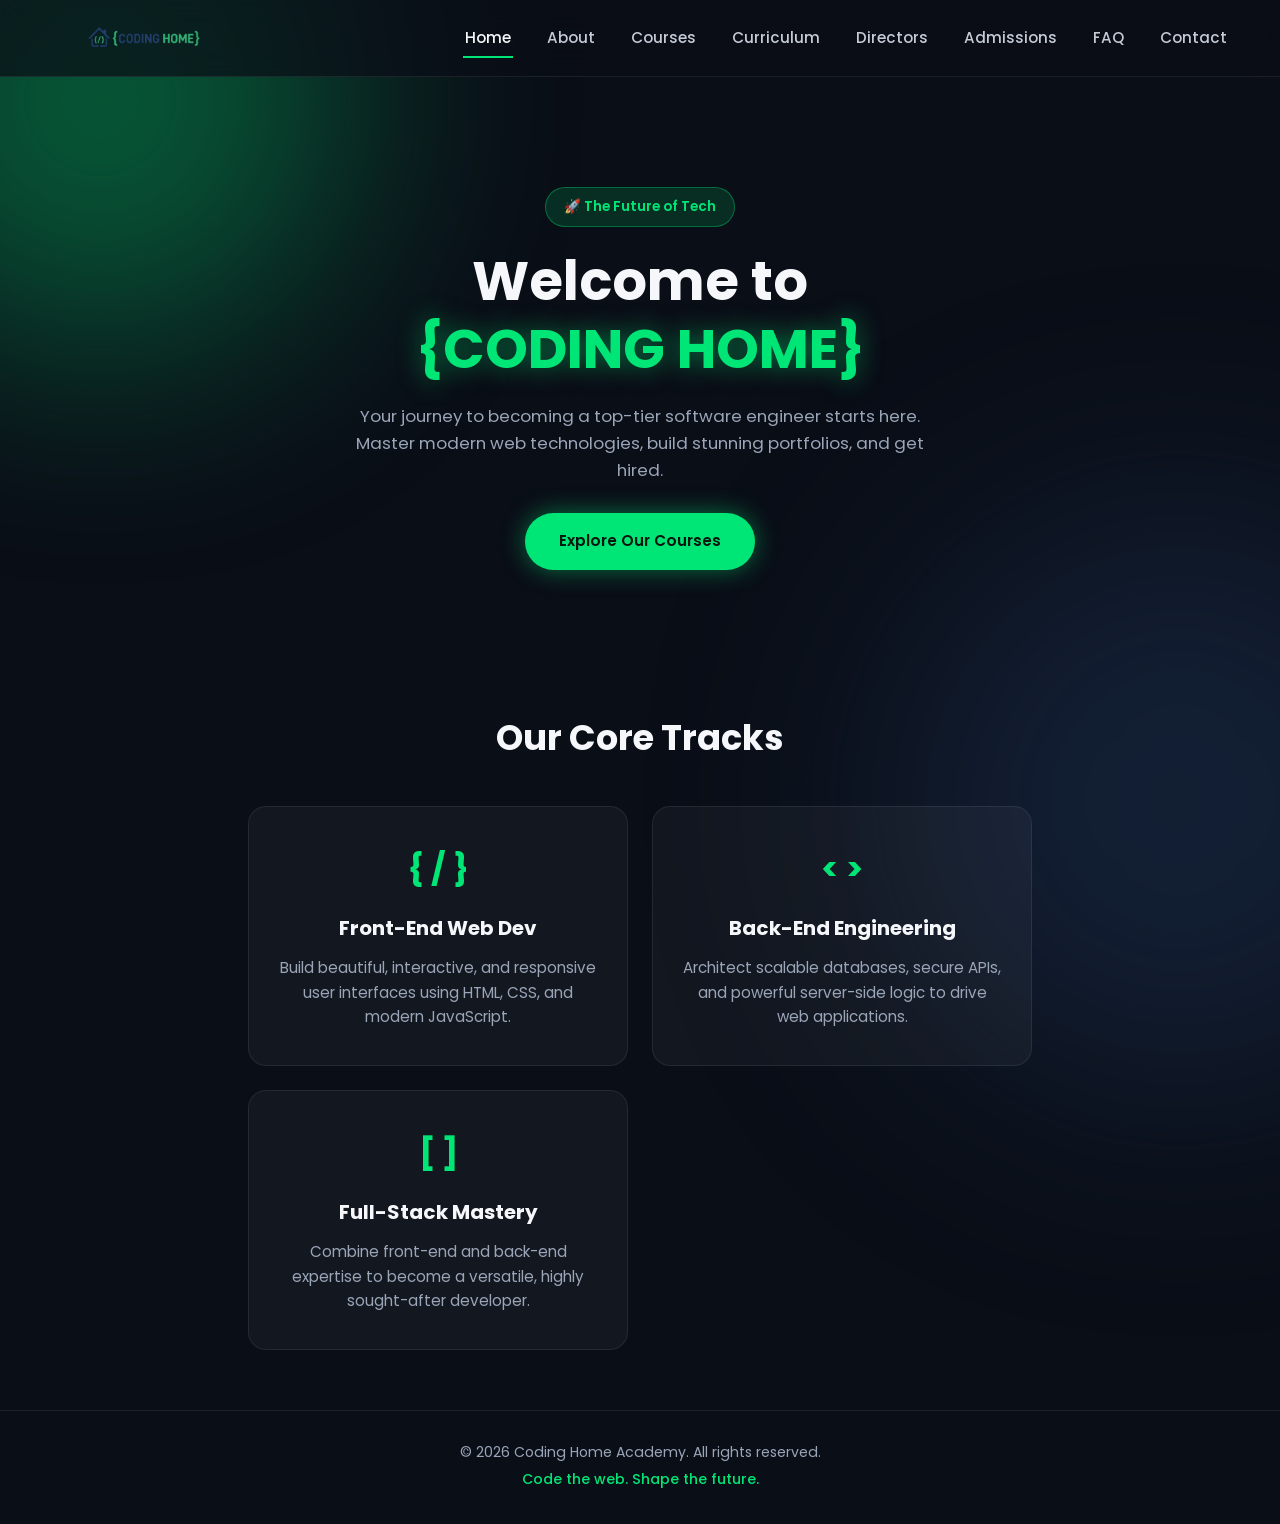
<file: index.html>
<!DOCTYPE html>
<html lang="en">
<head>
    <meta charset="UTF-8">
    <meta name="viewport" content="width=device-width, initial-scale=1.0">
    <title>Coding Home | Premium Programming Academy</title>
    <link href="https://fonts.googleapis.com/css2?family=Poppins:wght@300;400;600;700;900&display=swap" rel="stylesheet">
    <link rel="stylesheet" href="style.css">
</head>
<body>

    <div class="bg-orb orb-1"></div>
    <div class="bg-orb orb-2"></div>

    <header id="navbar">
        <div class="container header-container">
            <div class="logo">
                <a href="index.html">
                    <img src="Logo.jpg" alt="{CODING HOME} Logo" class="logo-img">
                </a>
            </div>
            
            <nav class="desktop-nav">
                <ul>
                    <li><a href="index.html" class="active">Home</a></li>
                    <li><a href="about.html">About</a></li>
                    <li><a href="courses.html">Courses</a></li>
                    <li><a href="curriculum.html">Curriculum</a></li>
                    <li><a href="directors.html">Directors</a></li>
                    <li><a href="admissions.html">Admissions</a></li>
                    <li><a href="faq.html">FAQ</a></li>
                    <li><a href="contact.html">Contact</a></li>
                </ul>
            </nav>

            <button id="mobile-menu-btn" class="mobile-menu-btn">☰</button>
        </div>
    </header>

    <div class="mobile-nav" id="mobile-nav">
        <ul>
            <li><a href="index.html" class="active">Home</a></li>
            <li><a href="about.html">About</a></li>
            <li><a href="courses.html">Courses</a></li>
            <li><a href="curriculum.html">Curriculum</a></li>
            <li><a href="directors.html">Directors</a></li>
            <li><a href="admissions.html">Admissions</a></li>
            <li><a href="faq.html">FAQ</a></li>
            <li><a href="contact.html">Contact</a></li>
        </ul>
    </div>

    <main>
        <section class="hero">
            <div class="container hero-content">
                <div class="animate-element slide-up delay-1">
                    <div class="badge">🚀 The Future of Tech</div>
                </div>
                <h1 class="animate-element slide-up delay-2">
                    Welcome to <br><span class="highlight-green">{CODING HOME}</span>
                </h1>
                <p class="animate-element slide-up delay-3">
                    Your journey to becoming a top-tier software engineer starts here. Master modern web technologies, build stunning portfolios, and get hired.
                </p>
                <div class="animate-element slide-up delay-4">
                    <a href="courses.html" class="btn-primary glow-effect">Explore Our Courses</a>
                </div>
            </div>
        </section>

        <section class="features container scroll-reveal">
            <h2 class="section-title">Our Core Tracks</h2>
            <div class="grid">
                <div class="card tilt-card">
                    <div class="card-inner">
                        <div class="card-icon floating-icon">{ / }</div>
                        <h3>Front-End Web Dev</h3>
                        <p>Build beautiful, interactive, and responsive user interfaces using HTML, CSS, and modern JavaScript.</p>
                    </div>
                </div>
                <div class="card tilt-card card-delay-1">
                    <div class="card-inner">
                        <div class="card-icon floating-icon icon-delay-1">&lt; &gt;</div>
                        <h3>Back-End Engineering</h3>
                        <p>Architect scalable databases, secure APIs, and powerful server-side logic to drive web applications.</p>
                    </div>
                </div>
                <div class="card tilt-card card-delay-2">
                    <div class="card-inner">
                        <div class="card-icon floating-icon icon-delay-2">[ ]</div>
                        <h3>Full-Stack Mastery</h3>
                        <p>Combine front-end and back-end expertise to become a versatile, highly sought-after developer.</p>
                    </div>
                </div>
            </div>
        </section>
    </main>

    <footer>
        <div class="container footer-content">
            <p>&copy; 2026 Coding Home Academy. All rights reserved.</p>
            <p>Code the web. Shape the future.</p>
        </div>
    </footer>

    <script src="script.js"></script>
</body>
</html>
</file>
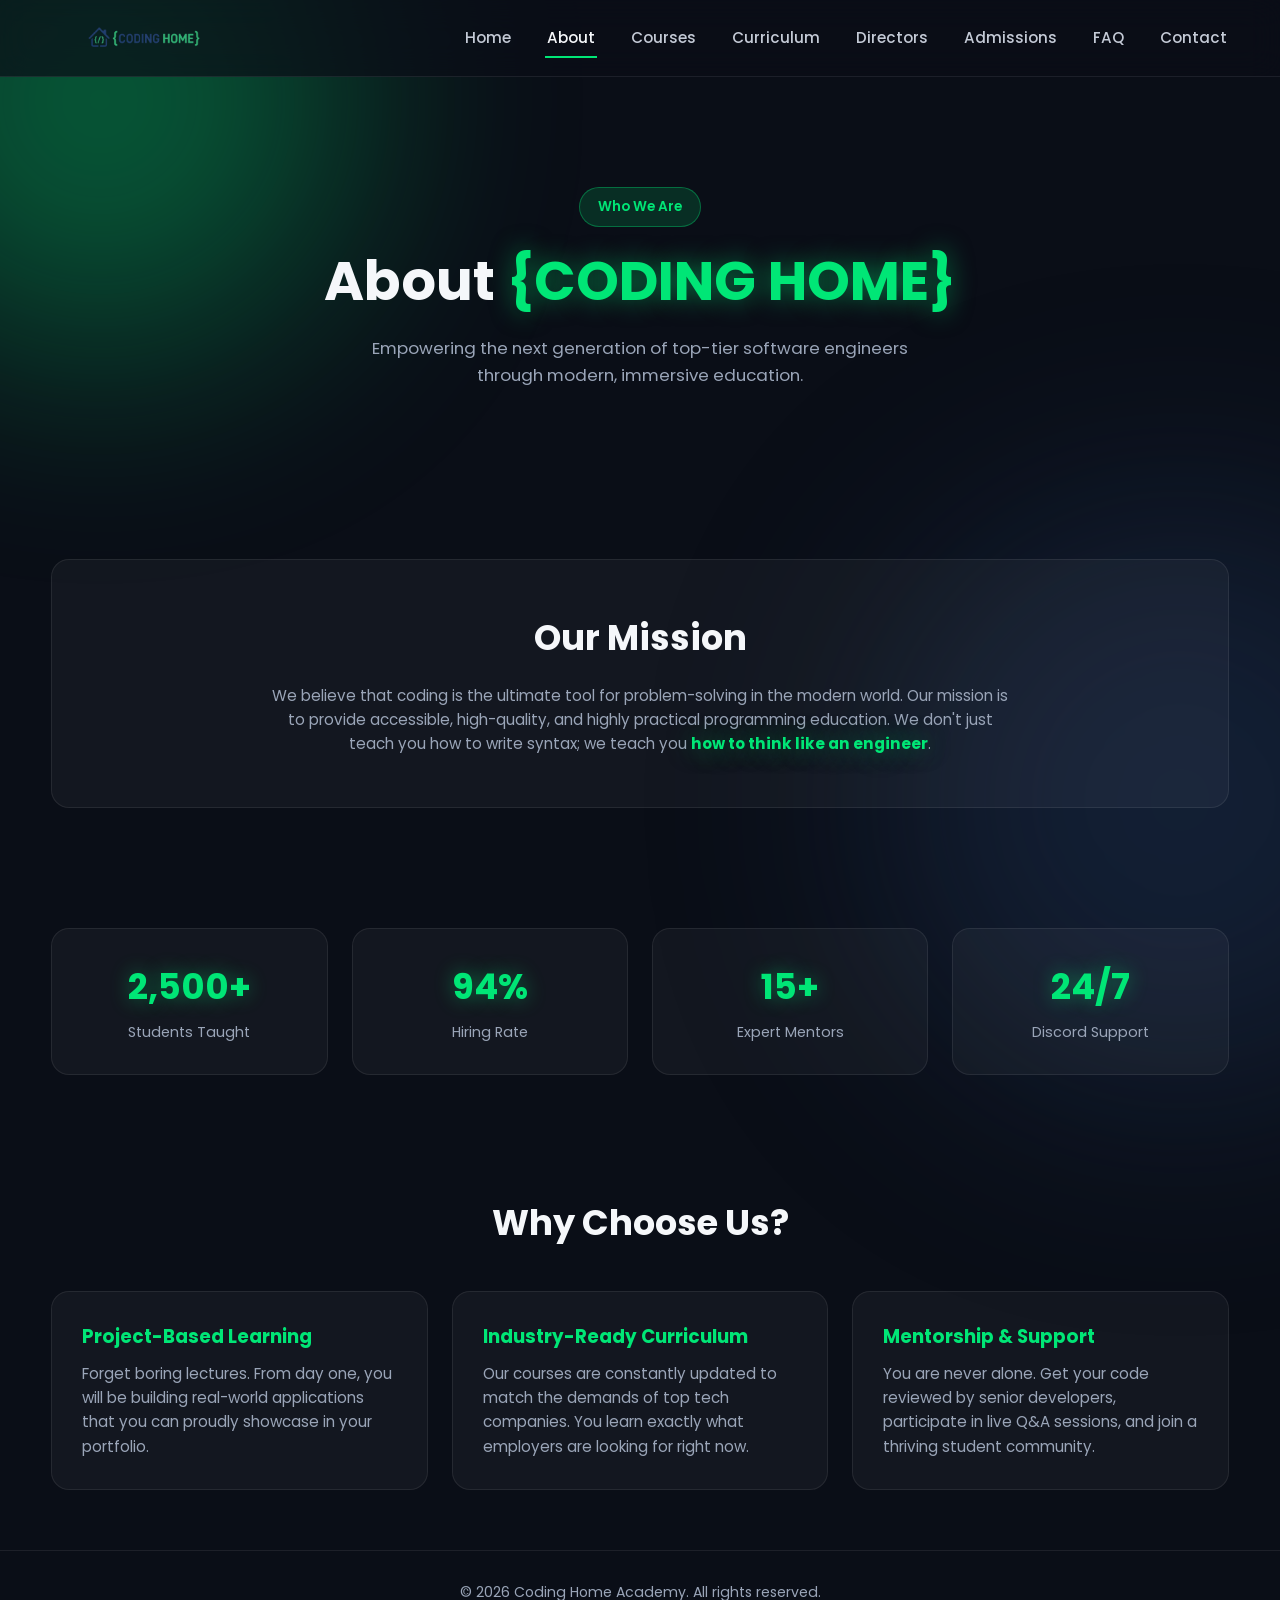
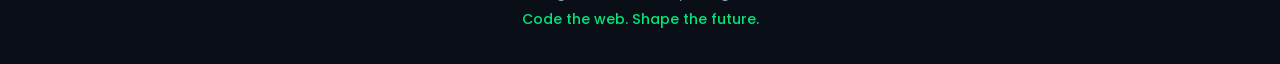
<file: about.html>
<!DOCTYPE html>
<html lang="en">
<head>
    <meta charset="UTF-8">
    <meta name="viewport" content="width=device-width, initial-scale=1.0">
    <title>About Us | Coding Home Academy</title>
    <link href="https://fonts.googleapis.com/css2?family=Poppins:wght@300;400;600;700;900&display=swap" rel="stylesheet">
    <link rel="stylesheet" href="style.css">
</head>
<body>

    <div class="bg-orb orb-1"></div>
    <div class="bg-orb orb-2"></div>

    <header id="navbar">
        <div class="container header-container">
            <div class="logo">
                <a href="index.html">
                    <img src="Logo.jpg" alt="{CODING HOME} Logo" class="logo-img">
                </a>
            </div>
            
            <nav class="desktop-nav">
                <ul>
                    <li><a href="index.html">Home</a></li>
                    <li><a href="about.html" class="active">About</a></li>
                    <li><a href="courses.html">Courses</a></li>
                    <li><a href="curriculum.html">Curriculum</a></li>
                    <li><a href="directors.html">Directors</a></li>
                    <li><a href="admissions.html">Admissions</a></li>
                    <li><a href="faq.html">FAQ</a></li>
                    <li><a href="contact.html">Contact</a></li>
                </ul>
            </nav>

            <button class="mobile-menu-btn" id="mobile-menu-btn">☰</button>
        </div>
    </header>

    <div class="mobile-nav" id="mobile-nav">
        <ul>
            <li><a href="index.html">Home</a></li>
            <li><a href="about.html" class="active">About</a></li>
            <li><a href="courses.html">Courses</a></li>
            <li><a href="curriculum.html">Curriculum</a></li>
            <li><a href="directors.html">Directors</a></li>
            <li><a href="admissions.html">Admissions</a></li>
            <li><a href="faq.html">FAQ</a></li>
            <li><a href="contact.html">Contact</a></li>
        </ul>
    </div>

    <main>
        <section class="hero about-hero">
            <div class="container hero-content">
                <div class="animate-element slide-up delay-1">
                    <div class="badge">Who We Are</div>
                </div>
                <h1 class="animate-element slide-up delay-3">
                    About <span class="highlight-green">{CODING HOME}</span>
                </h1>
                <p class="animate-element slide-up delay-5">
                    Empowering the next generation of top-tier software engineers through modern, immersive education.
                </p>
            </div>
        </section>

        <section class="features container scroll-reveal mission-section">
            <div class="card tilt-card">
                <div class="card-inner mission-card-inner">
                    <h2 class="section-title mission-title">Our Mission</h2>
                    <p class="mission-desc">
                        We believe that coding is the ultimate tool for problem-solving in the modern world. Our mission is to provide accessible, high-quality, and highly practical programming education. We don't just teach you how to write syntax; we teach you <span class="highlight-green fw-bold">how to think like an engineer</span>.
                    </p>
                </div>
            </div>
        </section>

        <section class="features container scroll-reveal stats-section">
            <div class="grid stats-grid">
                
                <div class="card tilt-card">
                    <div class="card-inner stat-card-inner">
                        <div class="stat-number glow-text">2,500+</div>
                        <div class="stat-label">Students Taught</div>
                    </div>
                </div>
                
                <div class="card tilt-card card-delay-1">
                    <div class="card-inner stat-card-inner">
                        <div class="stat-number glow-text">94%</div>
                        <div class="stat-label">Hiring Rate</div>
                    </div>
                </div>
                
                <div class="card tilt-card card-delay-2">
                    <div class="card-inner stat-card-inner">
                        <div class="stat-number glow-text">15+</div>
                        <div class="stat-label">Expert Mentors</div>
                    </div>
                </div>
                
                <div class="card tilt-card card-delay-3">
                    <div class="card-inner stat-card-inner">
                        <div class="stat-number glow-text">24/7</div>
                        <div class="stat-label">Discord Support</div>
                    </div>
                </div>

            </div>
        </section>

        <section class="features container scroll-reveal values-section">
            <h2 class="section-title">Why Choose Us?</h2>
            <div class="values-grid">
                <div class="value-card">
                    <h3>Project-Based Learning</h3>
                    <p>Forget boring lectures. From day one, you will be building real-world applications that you can proudly showcase in your portfolio.</p>
                </div>
                <div class="value-card">
                    <h3>Industry-Ready Curriculum</h3>
                    <p>Our courses are constantly updated to match the demands of top tech companies. You learn exactly what employers are looking for right now.</p>
                </div>
                <div class="value-card">
                    <h3>Mentorship & Support</h3>
                    <p>You are never alone. Get your code reviewed by senior developers, participate in live Q&A sessions, and join a thriving student community.</p>
                </div>
            </div>
        </section>
    </main>

    <footer>
        <div class="container footer-content">
            <p>&copy; 2026 Coding Home Academy. All rights reserved.</p>
            <p>Code the web. Shape the future.</p>
        </div>
    </footer>

    <script src="script.js"></script>
</body>
</html>
</file>
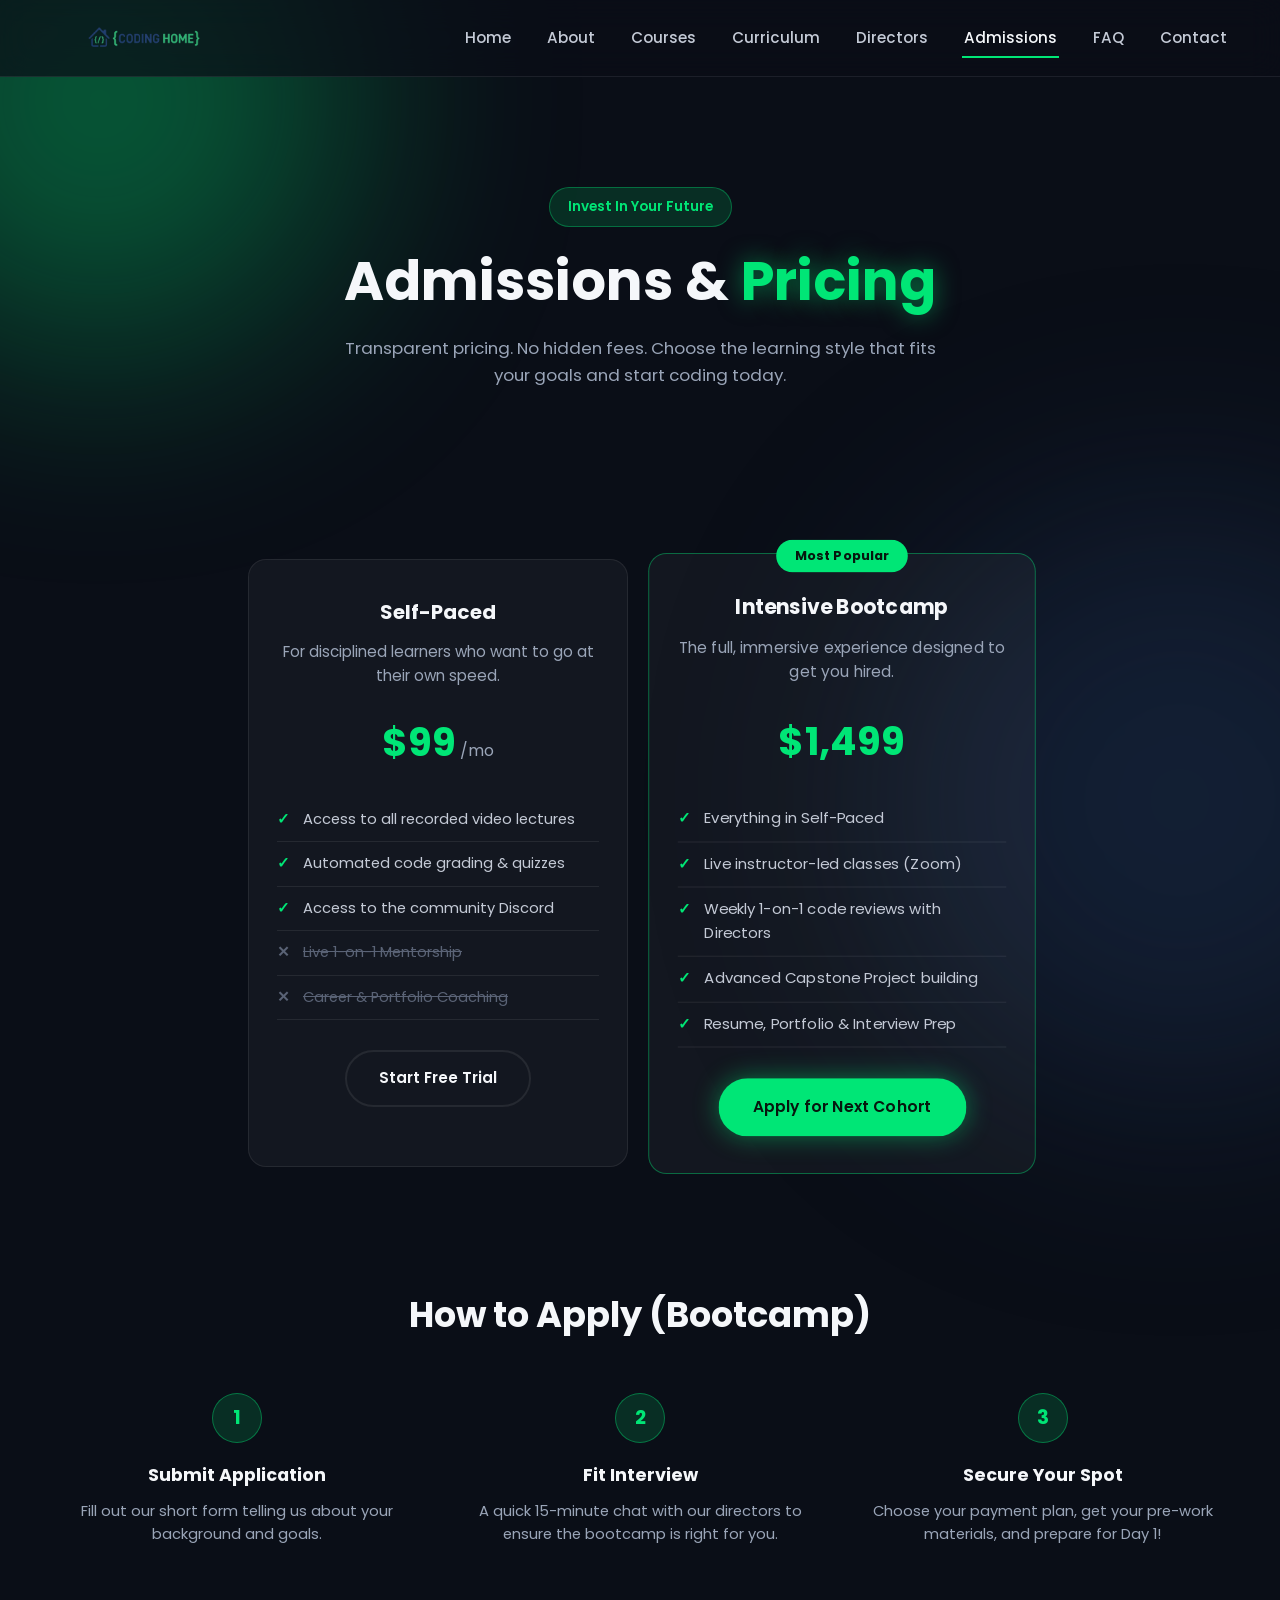
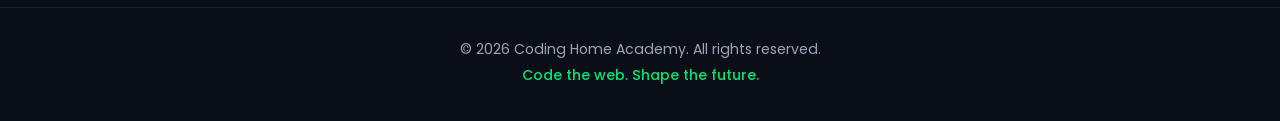
<file: admissions.html>
<!DOCTYPE html>
<html lang="en">
<head>
    <meta charset="UTF-8">
    <meta name="viewport" content="width=device-width, initial-scale=1.0">
    <title>Admissions & Pricing | Coding Home Academy</title>
    <link href="https://fonts.googleapis.com/css2?family=Poppins:wght@300;400;600;700;900&display=swap" rel="stylesheet">
    <link rel="stylesheet" href="style.css">
</head>
<body>

    <div class="bg-orb orb-1"></div>
    <div class="bg-orb orb-2"></div>

    <header id="navbar">
        <div class="container header-container">
            <div class="logo">
                <a href="index.html">
                    <img src="Logo.jpg" alt="{CODING HOME} Logo" class="logo-img">
                </a>
            </div>
            
            <nav class="desktop-nav">
                <ul>
                    <li><a href="index.html">Home</a></li>
                    <li><a href="about.html">About</a></li>
                    <li><a href="courses.html">Courses</a></li>
                    <li><a href="curriculum.html">Curriculum</a></li>
                    <li><a href="directors.html">Directors</a></li>
                    <li><a href="admissions.html" class="active">Admissions</a></li>
                    <li><a href="faq.html">FAQ</a></li>
                    <li><a href="contact.html">Contact</a></li>
                </ul>
            </nav>

            <button class="mobile-menu-btn" id="mobile-menu-btn">☰</button>
        </div>
    </header>

    <div class="mobile-nav" id="mobile-nav">
        <ul>
            <li><a href="index.html">Home</a></li>
            <li><a href="about.html">About</a></li>
            <li><a href="courses.html">Courses</a></li>
            <li><a href="curriculum.html">Curriculum</a></li>
            <li><a href="directors.html">Directors</a></li>
            <li><a href="admissions.html" class="active">Admissions</a></li>
            <li><a href="faq.html">FAQ</a></li>
            <li><a href="contact.html">Contact</a></li>
        </ul>
    </div>

    <main>
        <section class="hero">
            <div class="container hero-content">
                <div class="animate-element slide-up delay-1">
                    <div class="badge">Invest In Your Future</div>
                </div>
                <h1 class="animate-element slide-up delay-3">
                    Admissions & <span class="highlight-green">Pricing</span>
                </h1>
                <p class="animate-element slide-up delay-5">
                    Transparent pricing. No hidden fees. Choose the learning style that fits your goals and start coding today.
                </p>
            </div>
        </section>

        <section class="features container scroll-reveal">
            <div class="grid">
                
                <div class="card tilt-card">
                    <div class="card-inner">
                        <h3 class="price-title">Self-Paced</h3>
                        <p class="pricing-desc">For disciplined learners who want to go at their own speed.</p>
                        <div class="price-tag">$99<span> /mo</span></div>
                        
                        <ul class="feature-list">
                            <li>Access to all recorded video lectures</li>
                            <li>Automated code grading & quizzes</li>
                            <li>Access to the community Discord</li>
                            <li class="disabled">Live 1-on-1 Mentorship</li>
                            <li class="disabled">Career & Portfolio Coaching</li>
                        </ul>
                        
                        <a href="#" class="btn-secondary">Start Free Trial</a>
                    </div>
                </div>

                <div class="card tilt-card card-pro card-delay-1">
                    <div class="card-inner">
                        <div class="popular-tag">Most Popular</div>
                        <h3 class="price-title">Intensive Bootcamp</h3>
                        <p class="pricing-desc">The full, immersive experience designed to get you hired.</p>
                        <div class="price-tag">$1,499</div>
                        
                        <ul class="feature-list">
                            <li>Everything in Self-Paced</li>
                            <li>Live instructor-led classes (Zoom)</li>
                            <li>Weekly 1-on-1 code reviews with Directors</li>
                            <li>Advanced Capstone Project building</li>
                            <li>Resume, Portfolio & Interview Prep</li>
                        </ul>
                        
                        <a href="contact.html" class="btn-primary glow-effect">Apply for Next Cohort</a>
                    </div>
                </div>

            </div>
        </section>

        <section class="container scroll-reveal process-section">
            <h2 class="section-title process-title">How to Apply (Bootcamp)</h2>
            <div class="process-grid">
                
                <div class="process-step">
                    <div class="step-number">1</div>
                    <h3 class="step-title">Submit Application</h3>
                    <p class="step-desc">Fill out our short form telling us about your background and goals.</p>
                </div>
                
                <div class="process-step">
                    <div class="step-number">2</div>
                    <h3 class="step-title">Fit Interview</h3>
                    <p class="step-desc">A quick 15-minute chat with our directors to ensure the bootcamp is right for you.</p>
                </div>

                <div class="process-step">
                    <div class="step-number">3</div>
                    <h3 class="step-title">Secure Your Spot</h3>
                    <p class="step-desc">Choose your payment plan, get your pre-work materials, and prepare for Day 1!</p>
                </div>

            </div>
        </section>

    </main>

    <footer>
        <div class="container footer-content">
            <p>&copy; 2026 Coding Home Academy. All rights reserved.</p>
            <p>Code the web. Shape the future.</p>
        </div>
    </footer>

    <script src="script.js"></script>
</body>
</html>
</file>
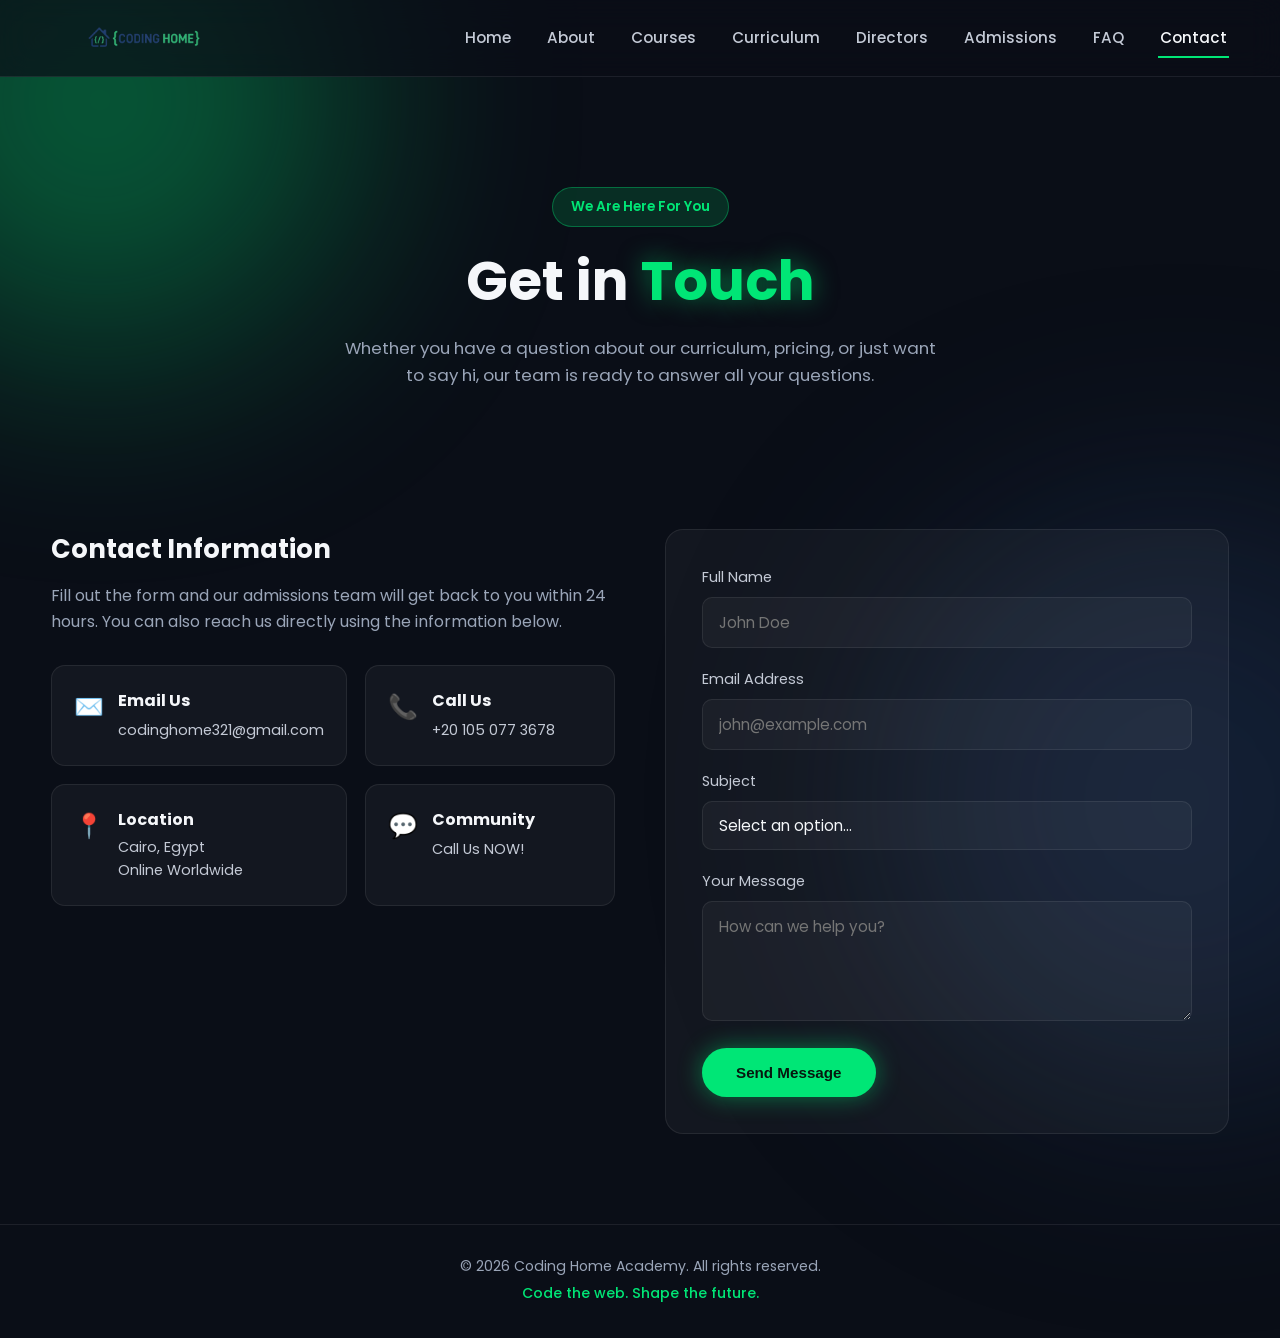
<file: contact.html>
<!DOCTYPE html>
<html lang="en">
<head>
    <meta charset="UTF-8">
    <meta name="viewport" content="width=device-width, initial-scale=1.0">
    <title>Contact Us | Coding Home Academy</title>
    <link href="https://fonts.googleapis.com/css2?family=Poppins:wght@300;400;600;700;900&display=swap" rel="stylesheet">
    <link rel="stylesheet" href="style.css">
</head>
<body>

    <div class="bg-orb orb-1"></div>
    <div class="bg-orb orb-2"></div>

    <header id="navbar">
        <div class="container header-container">
            <div class="logo">
                <a href="index.html">
                    <img src="Logo.jpg" alt="{CODING HOME} Logo" class="logo-img">
                </a>
            </div>
            
            <nav class="desktop-nav">
                <ul>
                    <li><a href="index.html">Home</a></li>
                    <li><a href="about.html">About</a></li>
                    <li><a href="courses.html">Courses</a></li>
                    <li><a href="curriculum.html">Curriculum</a></li>
                    <li><a href="directors.html">Directors</a></li>
                    <li><a href="admissions.html">Admissions</a></li>
                    <li><a href="faq.html">FAQ</a></li>
                    <li><a href="contact.html" class="active">Contact</a></li>
                </ul>
            </nav>

            <button class="mobile-menu-btn" id="mobile-menu-btn">☰</button>
        </div>
    </header>

    <div class="mobile-nav" id="mobile-nav">
        <ul>
            <li><a href="index.html">Home</a></li>
            <li><a href="about.html">About</a></li>
            <li><a href="courses.html">Courses</a></li>
            <li><a href="curriculum.html">Curriculum</a></li>
            <li><a href="directors.html">Directors</a></li>
            <li><a href="admissions.html">Admissions</a></li>
            <li><a href="faq.html">FAQ</a></li>
            <li><a href="contact.html" class="active">Contact</a></li>
        </ul>
    </div>

    <main>
        <section class="hero">
            <div class="container">
                <div class="animate-element slide-up delay-1">
                    <div class="badge">We Are Here For You</div>
                </div>
                <h1 class="animate-element slide-up delay-3">
                    Get in <span class="highlight-green">Touch</span>
                </h1>
                <p class="animate-element slide-up delay-5">
                    Whether you have a question about our curriculum, pricing, or just want to say hi, our team is ready to answer all your questions.
                </p>
            </div>
        </section>

        <section class="contact-section container scroll-reveal">
            
            <div class="contact-info">
                <h2 class="contact-heading">Contact Information</h2>
                <p class="contact-desc">Fill out the form and our admissions team will get back to you within 24 hours. You can also reach us directly using the information below.</p>
                
                <div class="info-grid">
                    <div class="tilt-wrapper">
                        <div class="info-card">
                            <div class="info-icon">✉️</div>
                            <div class="info-details">
                                <h3>Email Us</h3>
                                <a href="mailto:codinghome321@gmail.com">codinghome321@gmail.com</a>
                            </div>
                        </div>
                    </div>

                    <div class="tilt-wrapper">
                        <div class="info-card">
                            <div class="info-icon">📞</div>
                            <div class="info-details">
                                <h3>Call Us</h3>
                                <a href="tel:+201050773678">+20 105 077 3678</a>
                            </div>
                        </div>
                    </div>

                    <div class="tilt-wrapper">
                        <div class="info-card">
                            <div class="info-icon">📍</div>
                            <div class="info-details">
                                <h3>Location</h3>
                                <p>Cairo, Egypt<br>Online Worldwide</p>
                            </div>
                        </div>
                    </div>

                    <div class="tilt-wrapper">
                        <div class="info-card">
                            <div class="info-icon">💬</div>
                            <div class="info-details">
                                <h3>Community</h3>
                                <a href="tel:+201050773678">Call Us NOW!</a>
                            </div>
                        </div>
                    </div>
                </div>
            </div>

            <div class="contact-form-container">
                <form class="contact-form" id="contact-form">
                    <div class="form-group">
                        <label for="name">Full Name</label>
                        <input type="text" id="name" class="form-control" placeholder="John Doe" required>
                    </div>
                    
                    <div class="form-group">
                        <label for="email">Email Address</label>
                        <input type="email" id="email" class="form-control" placeholder="john@example.com" required>
                    </div>
                    
                    <div class="form-group">
                        <label for="subject">Subject</label>
                        <select id="subject" class="form-control custom-select" required>
                            <option value="" disabled selected>Select an option...</option>
                            <option value="admissions">Bootcamp Admissions</option>
                            <option value="courses">Course Questions</option>
                            <option value="mentorship">Mentorship & Teaching</option>
                            <option value="other">Other Inquiry</option>
                        </select>
                    </div>

                    <div class="form-group">
                        <label for="message">Your Message</label>
                        <textarea id="message" class="form-control" placeholder="How can we help you?" required></textarea>
                    </div>
                    
                    <button type="submit" class="btn-primary glow-effect">Send Message</button>
                </form>
            </div>

        </section>
    </main>

    <footer>
        <div class="container footer-content">
            <p>&copy; 2026 Coding Home Academy. All rights reserved.</p>
            <p>Code the web. Shape the future.</p>
        </div>
    </footer>

    <script src="script.js"></script>
</body>
</html>
</file>
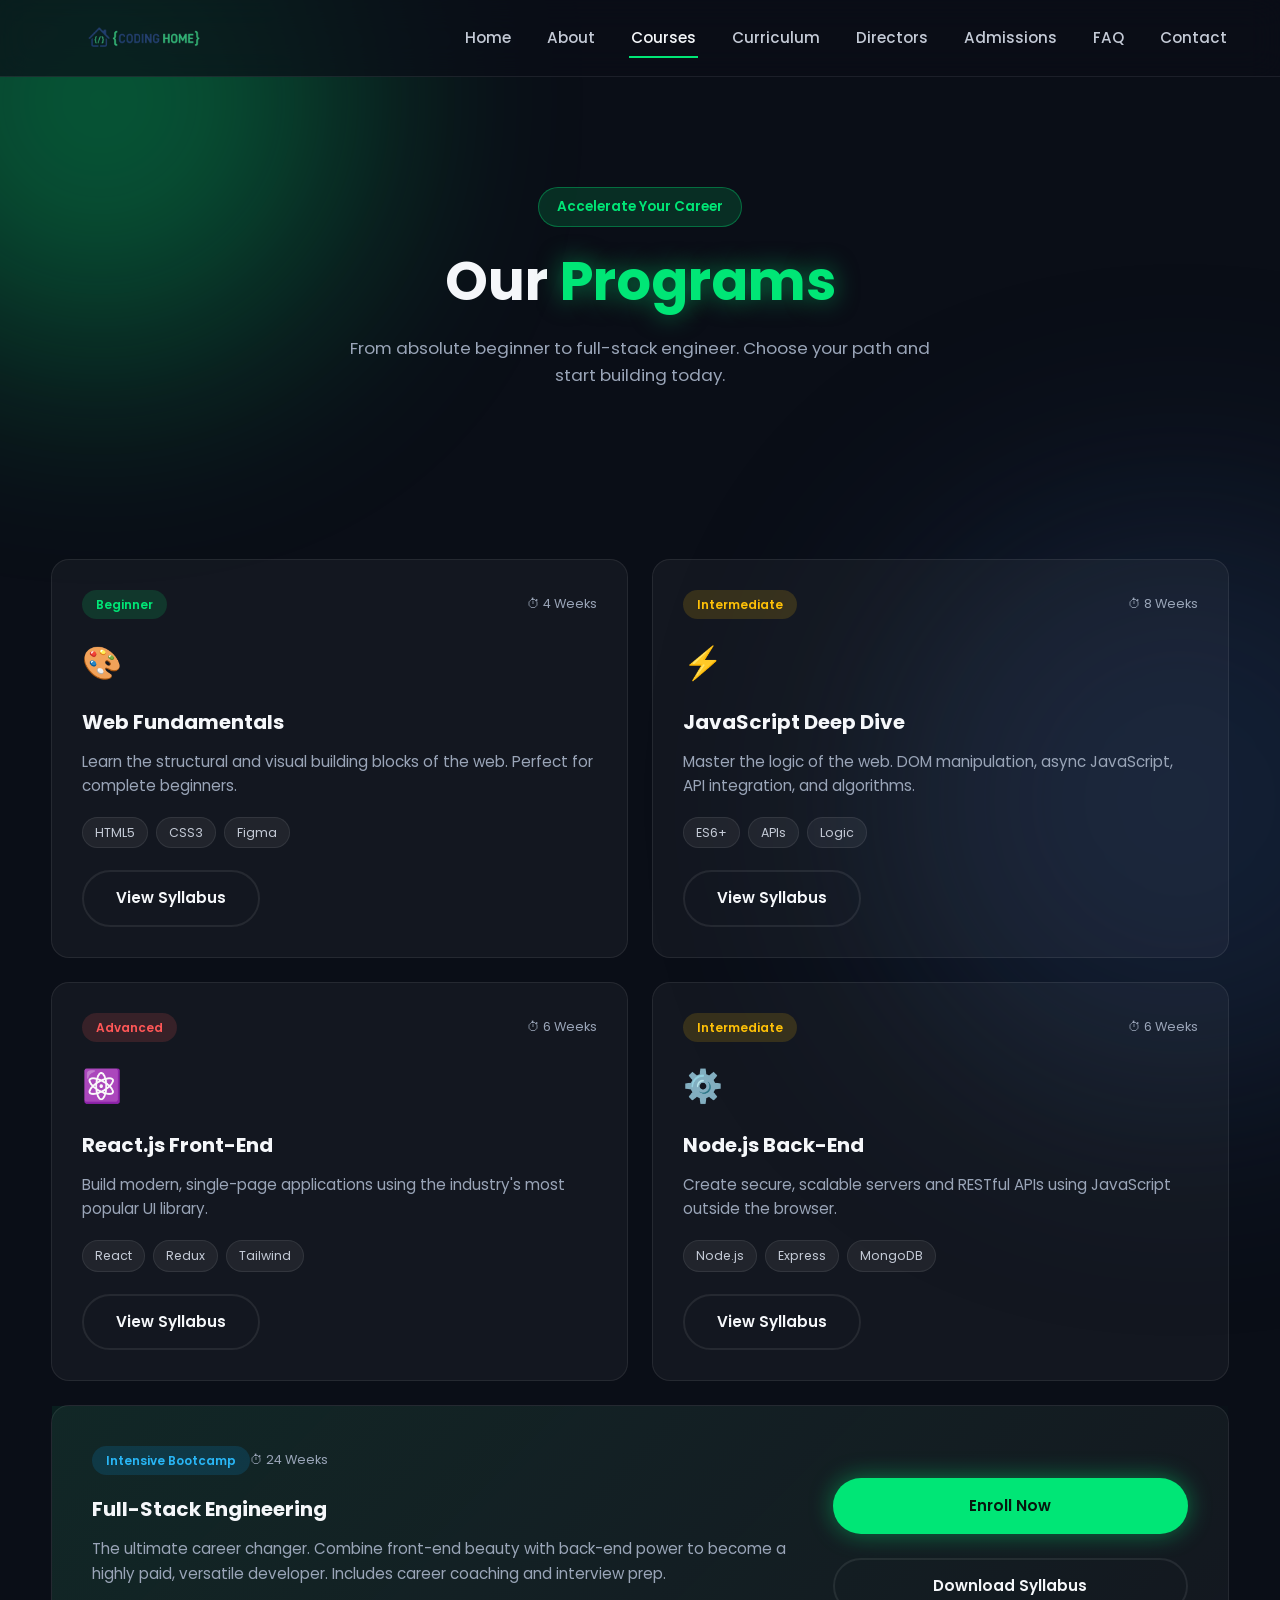
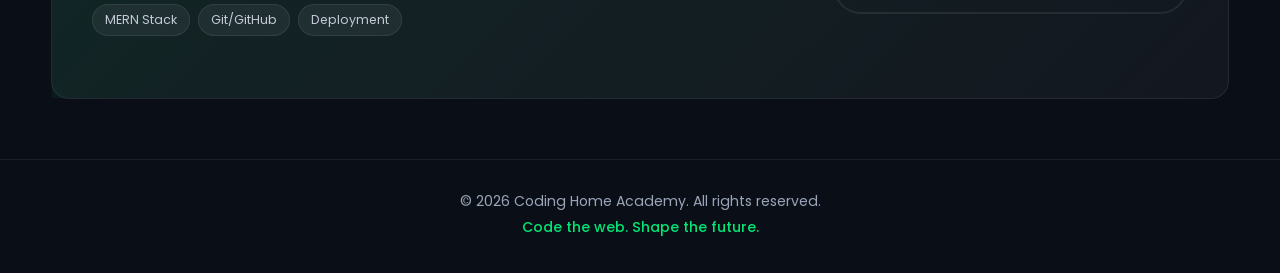
<file: courses.html>
<!DOCTYPE html>
<html lang="en">
<head>
    <meta charset="UTF-8">
    <meta name="viewport" content="width=device-width, initial-scale=1.0">
    <title>Our Courses | Coding Home Academy</title>
    <link href="https://fonts.googleapis.com/css2?family=Poppins:wght@300;400;600;700;900&display=swap" rel="stylesheet">
    <link rel="stylesheet" href="style.css">
</head>
<body>

    <div class="bg-orb orb-1"></div>
    <div class="bg-orb orb-2"></div>

    <header id="navbar">
        <div class="container header-container">
            <div class="logo">
                <a href="index.html">
                    <img src="Logo.jpg" alt="{CODING HOME} Logo" class="logo-img">
                </a>
            </div>
            
            <nav class="desktop-nav">
                <ul>
                    <li><a href="index.html">Home</a></li>
                    <li><a href="about.html">About</a></li>
                    <li><a href="courses.html" class="active">Courses</a></li>
                    <li><a href="curriculum.html">Curriculum</a></li>
                    <li><a href="directors.html">Directors</a></li>
                    <li><a href="admissions.html">Admissions</a></li>
                    <li><a href="faq.html">FAQ</a></li>
                    <li><a href="contact.html">Contact</a></li>
                </ul>
            </nav>

            <button class="mobile-menu-btn" id="mobile-menu-btn">☰</button>
        </div>
    </header>

    <div class="mobile-nav" id="mobile-nav">
        <ul>
            <li><a href="index.html">Home</a></li>
            <li><a href="about.html">About</a></li>
            <li><a href="courses.html" class="active">Courses</a></li>
            <li><a href="curriculum.html">Curriculum</a></li>
            <li><a href="directors.html">Directors</a></li>
            <li><a href="admissions.html">Admissions</a></li>
            <li><a href="faq.html">FAQ</a></li>
            <li><a href="contact.html">Contact</a></li>
        </ul>
    </div>

    <main>
        <section class="hero courses-hero">
            <div class="container hero-content">
                <div class="animate-element slide-up delay-1">
                    <div class="badge">Accelerate Your Career</div>
                </div>
                <h1 class="animate-element slide-up delay-3">
                    Our <span class="highlight-green">Programs</span>
                </h1>
                <p class="animate-element slide-up delay-5">
                    From absolute beginner to full-stack engineer. Choose your path and start building today.
                </p>
            </div>
        </section>

        <section class="features container scroll-reveal courses-features">
            <div class="grid course-grid">
                
                <div class="card tilt-card">
                    <div class="card-inner course-card-inner">
                        <div class="course-meta">
                            <span class="course-badge beginner">Beginner</span>
                            <span class="course-duration">⏱ 4 Weeks</span>
                        </div>
                        <div class="card-icon floating-icon">🎨</div>
                        <h3>Web Fundamentals</h3>
                        <p>Learn the structural and visual building blocks of the web. Perfect for complete beginners.</p>
                        <div class="tech-stack">
                            <span>HTML5</span><span>CSS3</span><span>Figma</span>
                        </div>
                        <a href="curriculum.html" class="btn-secondary">View Syllabus</a>
                    </div>
                </div>

                <div class="card tilt-card card-delay-1">
                    <div class="card-inner course-card-inner">
                        <div class="course-meta">
                            <span class="course-badge intermediate">Intermediate</span>
                            <span class="course-duration">⏱ 8 Weeks</span>
                        </div>
                        <div class="card-icon floating-icon icon-delay-1">⚡</div>
                        <h3>JavaScript Deep Dive</h3>
                        <p>Master the logic of the web. DOM manipulation, async JavaScript, API integration, and algorithms.</p>
                        <div class="tech-stack">
                            <span>ES6+</span><span>APIs</span><span>Logic</span>
                        </div>
                        <a href="curriculum.html" class="btn-secondary">View Syllabus</a>
                    </div>
                </div>

                <div class="card tilt-card card-delay-2">
                    <div class="card-inner course-card-inner">
                        <div class="course-meta">
                            <span class="course-badge advanced">Advanced</span>
                            <span class="course-duration">⏱ 6 Weeks</span>
                        </div>
                        <div class="card-icon floating-icon icon-delay-2">⚛️</div>
                        <h3>React.js Front-End</h3>
                        <p>Build modern, single-page applications using the industry's most popular UI library.</p>
                        <div class="tech-stack">
                            <span>React</span><span>Redux</span><span>Tailwind</span>
                        </div>
                        <a href="curriculum.html" class="btn-secondary">View Syllabus</a>
                    </div>
                </div>

                <div class="card tilt-card card-delay-3">
                    <div class="card-inner course-card-inner">
                        <div class="course-meta">
                            <span class="course-badge intermediate">Intermediate</span>
                            <span class="course-duration">⏱ 6 Weeks</span>
                        </div>
                        <div class="card-icon floating-icon icon-delay-3">⚙️</div>
                        <h3>Node.js Back-End</h3>
                        <p>Create secure, scalable servers and RESTful APIs using JavaScript outside the browser.</p>
                        <div class="tech-stack">
                            <span>Node.js</span><span>Express</span><span>MongoDB</span>
                        </div>
                        <a href="curriculum.html" class="btn-secondary">View Syllabus</a>
                    </div>
                </div>

                <div class="card tilt-card course-featured card-delay-4">
                    <div class="card-inner course-card-inner featured-layout">
                        
                        <div class="featured-content">
                            <div class="course-meta meta-start">
                                <span class="course-badge bootcamp">Intensive Bootcamp</span>
                                <span class="course-duration">⏱ 24 Weeks</span>
                            </div>
                            <h3 class="featured-title">Full-Stack Engineering</h3>
                            <p class="featured-desc">The ultimate career changer. Combine front-end beauty with back-end power to become a highly paid, versatile developer. Includes career coaching and interview prep.</p>
                            <div class="tech-stack tech-stack-start">
                                <span>MERN Stack</span><span>Git/GitHub</span><span>Deployment</span>
                            </div>
                        </div>
                        
                        <div class="featured-actions">
                            <a href="admissions.html" class="btn-primary glow-effect btn-block">Enroll Now</a>
                            <a href="curriculum.html" class="btn-secondary btn-block">Download Syllabus</a>
                        </div>

                    </div>
                </div>

            </div>
        </section>
    </main>

    <footer>
        <div class="container footer-content">
            <p>&copy; 2026 Coding Home Academy. All rights reserved.</p>
            <p>Code the web. Shape the future.</p>
        </div>
    </footer>

    <script src="script.js"></script>
</body>
</html>
</file>
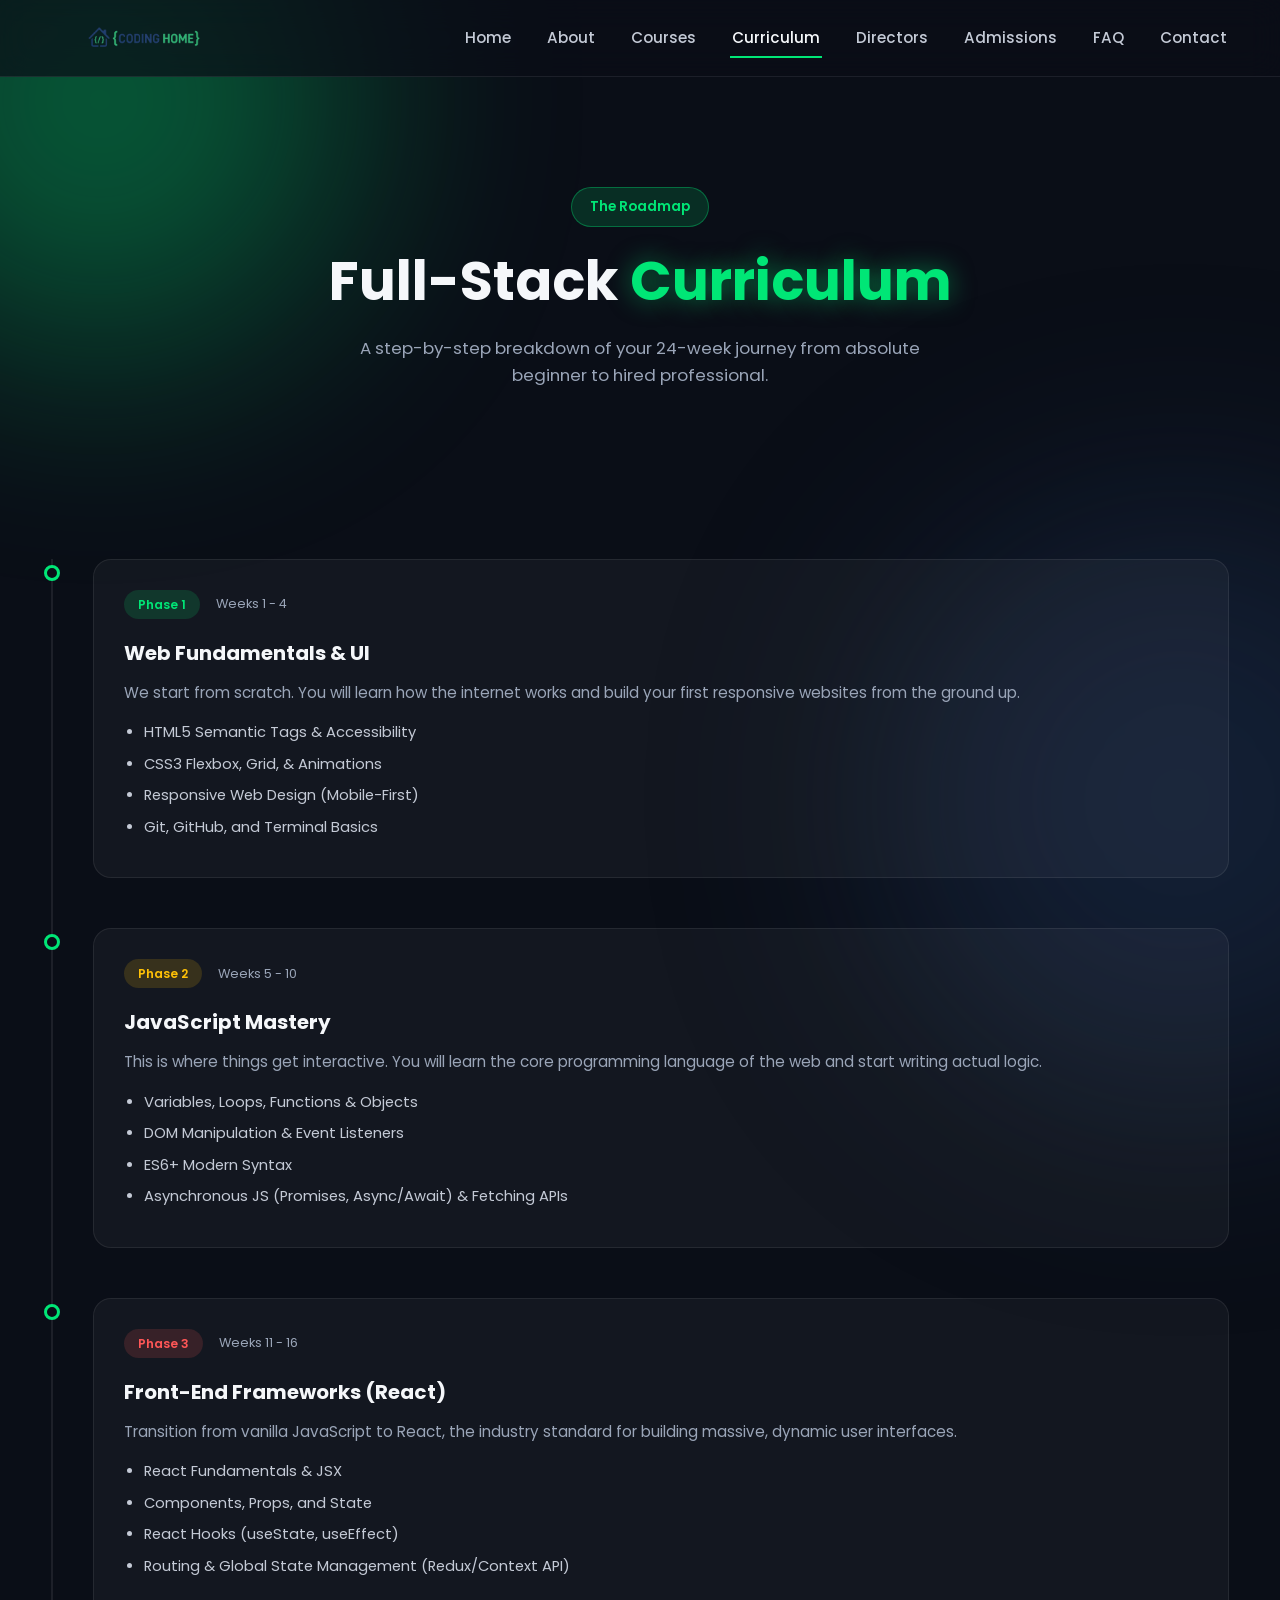
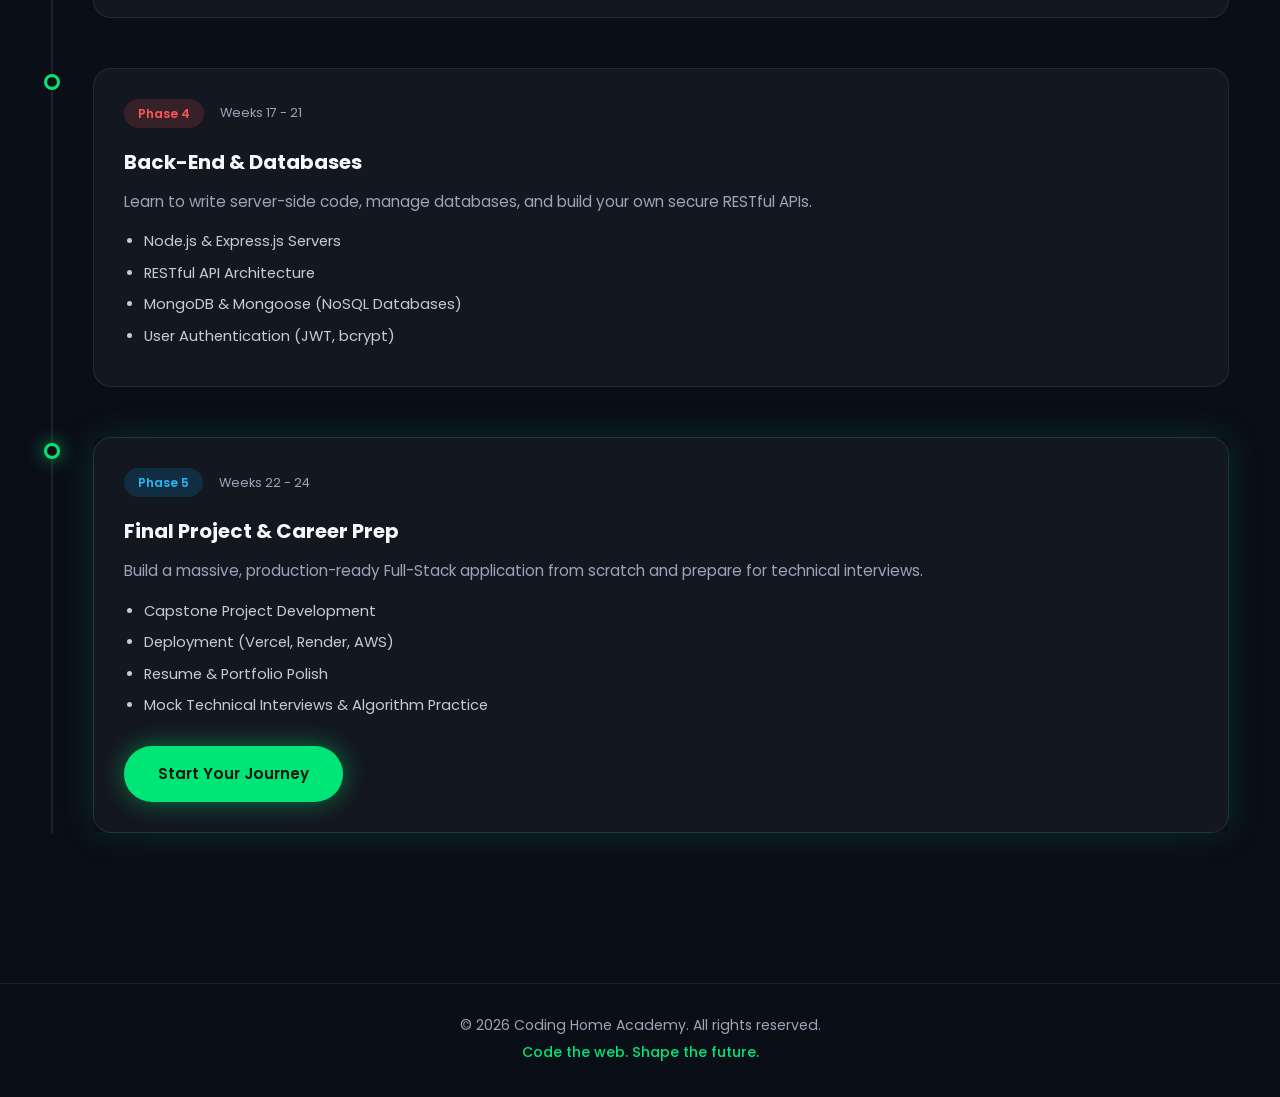
<file: curriculum.html>
<!DOCTYPE html>
<html lang="en">
<head>
    <meta charset="UTF-8">
    <meta name="viewport" content="width=device-width, initial-scale=1.0">
    <title>Curriculum | Coding Home Academy</title>
    <link href="https://fonts.googleapis.com/css2?family=Poppins:wght@300;400;600;700;900&display=swap" rel="stylesheet">
    <link rel="stylesheet" href="style.css">
</head>
<body>

    <div class="bg-orb orb-1"></div>
    <div class="bg-orb orb-2"></div>

    <header id="navbar">
        <div class="container header-container">
            <div class="logo">
                <a href="index.html">
                    <img src="Logo.jpg" alt="{CODING HOME} Logo" class="logo-img">
                </a>
            </div>
            
            <nav class="desktop-nav">
                <ul>
                    <li><a href="index.html">Home</a></li>
                    <li><a href="about.html">About</a></li>
                    <li><a href="courses.html">Courses</a></li>
                    <li><a href="curriculum.html" class="active">Curriculum</a></li>
                    <li><a href="directors.html">Directors</a></li>
                    <li><a href="admissions.html">Admissions</a></li>
                    <li><a href="faq.html">FAQ</a></li>
                    <li><a href="contact.html">Contact</a></li>
                </ul>
            </nav>

            <button class="mobile-menu-btn" id="mobile-menu-btn">☰</button>
        </div>
    </header>

    <div class="mobile-nav" id="mobile-nav">
        <ul>
            <li><a href="index.html">Home</a></li>
            <li><a href="about.html">About</a></li>
            <li><a href="courses.html">Courses</a></li>
            <li><a href="curriculum.html" class="active">Curriculum</a></li>
            <li><a href="directors.html">Directors</a></li>
            <li><a href="admissions.html">Admissions</a></li>
            <li><a href="faq.html">FAQ</a></li>
            <li><a href="contact.html">Contact</a></li>
        </ul>
    </div>

    <main>
        <section class="hero curriculum-hero">
            <div class="container hero-content">
                <div class="animate-element slide-up delay-1">
                    <div class="badge">The Roadmap</div>
                </div>
                <h1 class="animate-element slide-up delay-3">
                    Full-Stack <span class="highlight-green">Curriculum</span>
                </h1>
                <p class="animate-element slide-up delay-5">
                    A step-by-step breakdown of your 24-week journey from absolute beginner to hired professional.
                </p>
            </div>
        </section>

        <section class="container timeline-section">
            <div class="timeline">
                
                <div class="timeline-item scroll-reveal">
                    <div class="timeline-dot"></div>
                    <div class="timeline-content card tilt-card">
                        <div class="card-inner timeline-card-inner">
                            <div class="course-meta timeline-meta">
                                <span class="course-badge beginner">Phase 1</span>
                                <span class="course-duration">Weeks 1 - 4</span>
                            </div>
                            <h3 class="timeline-title">Web Fundamentals & UI</h3>
                            <p>We start from scratch. You will learn how the internet works and build your first responsive websites from the ground up.</p>
                            <ul class="curriculum-list">
                                <li>HTML5 Semantic Tags & Accessibility</li>
                                <li>CSS3 Flexbox, Grid, & Animations</li>
                                <li>Responsive Web Design (Mobile-First)</li>
                                <li>Git, GitHub, and Terminal Basics</li>
                            </ul>
                        </div>
                    </div>
                </div>

                <div class="timeline-item scroll-reveal">
                    <div class="timeline-dot"></div>
                    <div class="timeline-content card tilt-card">
                        <div class="card-inner timeline-card-inner">
                            <div class="course-meta timeline-meta">
                                <span class="course-badge intermediate">Phase 2</span>
                                <span class="course-duration">Weeks 5 - 10</span>
                            </div>
                            <h3 class="timeline-title">JavaScript Mastery</h3>
                            <p>This is where things get interactive. You will learn the core programming language of the web and start writing actual logic.</p>
                            <ul class="curriculum-list">
                                <li>Variables, Loops, Functions & Objects</li>
                                <li>DOM Manipulation & Event Listeners</li>
                                <li>ES6+ Modern Syntax</li>
                                <li>Asynchronous JS (Promises, Async/Await) & Fetching APIs</li>
                            </ul>
                        </div>
                    </div>
                </div>

                <div class="timeline-item scroll-reveal">
                    <div class="timeline-dot"></div>
                    <div class="timeline-content card tilt-card">
                        <div class="card-inner timeline-card-inner">
                            <div class="course-meta timeline-meta">
                                <span class="course-badge advanced">Phase 3</span>
                                <span class="course-duration">Weeks 11 - 16</span>
                            </div>
                            <h3 class="timeline-title">Front-End Frameworks (React)</h3>
                            <p>Transition from vanilla JavaScript to React, the industry standard for building massive, dynamic user interfaces.</p>
                            <ul class="curriculum-list">
                                <li>React Fundamentals & JSX</li>
                                <li>Components, Props, and State</li>
                                <li>React Hooks (useState, useEffect)</li>
                                <li>Routing & Global State Management (Redux/Context API)</li>
                            </ul>
                        </div>
                    </div>
                </div>

                <div class="timeline-item scroll-reveal">
                    <div class="timeline-dot"></div>
                    <div class="timeline-content card tilt-card">
                        <div class="card-inner timeline-card-inner">
                            <div class="course-meta timeline-meta">
                                <span class="course-badge advanced">Phase 4</span>
                                <span class="course-duration">Weeks 17 - 21</span>
                            </div>
                            <h3 class="timeline-title">Back-End & Databases</h3>
                            <p>Learn to write server-side code, manage databases, and build your own secure RESTful APIs.</p>
                            <ul class="curriculum-list">
                                <li>Node.js & Express.js Servers</li>
                                <li>RESTful API Architecture</li>
                                <li>MongoDB & Mongoose (NoSQL Databases)</li>
                                <li>User Authentication (JWT, bcrypt)</li>
                            </ul>
                        </div>
                    </div>
                </div>

                <div class="timeline-item scroll-reveal">
                    <div class="timeline-dot glow-dot"></div>
                    <div class="timeline-content card tilt-card">
                        <div class="card-inner timeline-card-inner glow-card">
                            <div class="course-meta timeline-meta">
                                <span class="course-badge bootcamp">Phase 5</span>
                                <span class="course-duration">Weeks 22 - 24</span>
                            </div>
                            <h3 class="timeline-title">Final Project & Career Prep</h3>
                            <p>Build a massive, production-ready Full-Stack application from scratch and prepare for technical interviews.</p>
                            <ul class="curriculum-list">
                                <li>Capstone Project Development</li>
                                <li>Deployment (Vercel, Render, AWS)</li>
                                <li>Resume & Portfolio Polish</li>
                                <li>Mock Technical Interviews & Algorithm Practice</li>
                            </ul>
                            <a href="admissions.html" class="btn-primary glow-effect timeline-btn">Start Your Journey</a>
                        </div>
                    </div>
                </div>

            </div>
        </section>
    </main>

    <footer>
        <div class="container footer-content">
            <p>&copy; 2026 Coding Home Academy. All rights reserved.</p>
            <p>Code the web. Shape the future.</p>
        </div>
    </footer>

    <script src="script.js"></script>
</body>
</html>
</file>
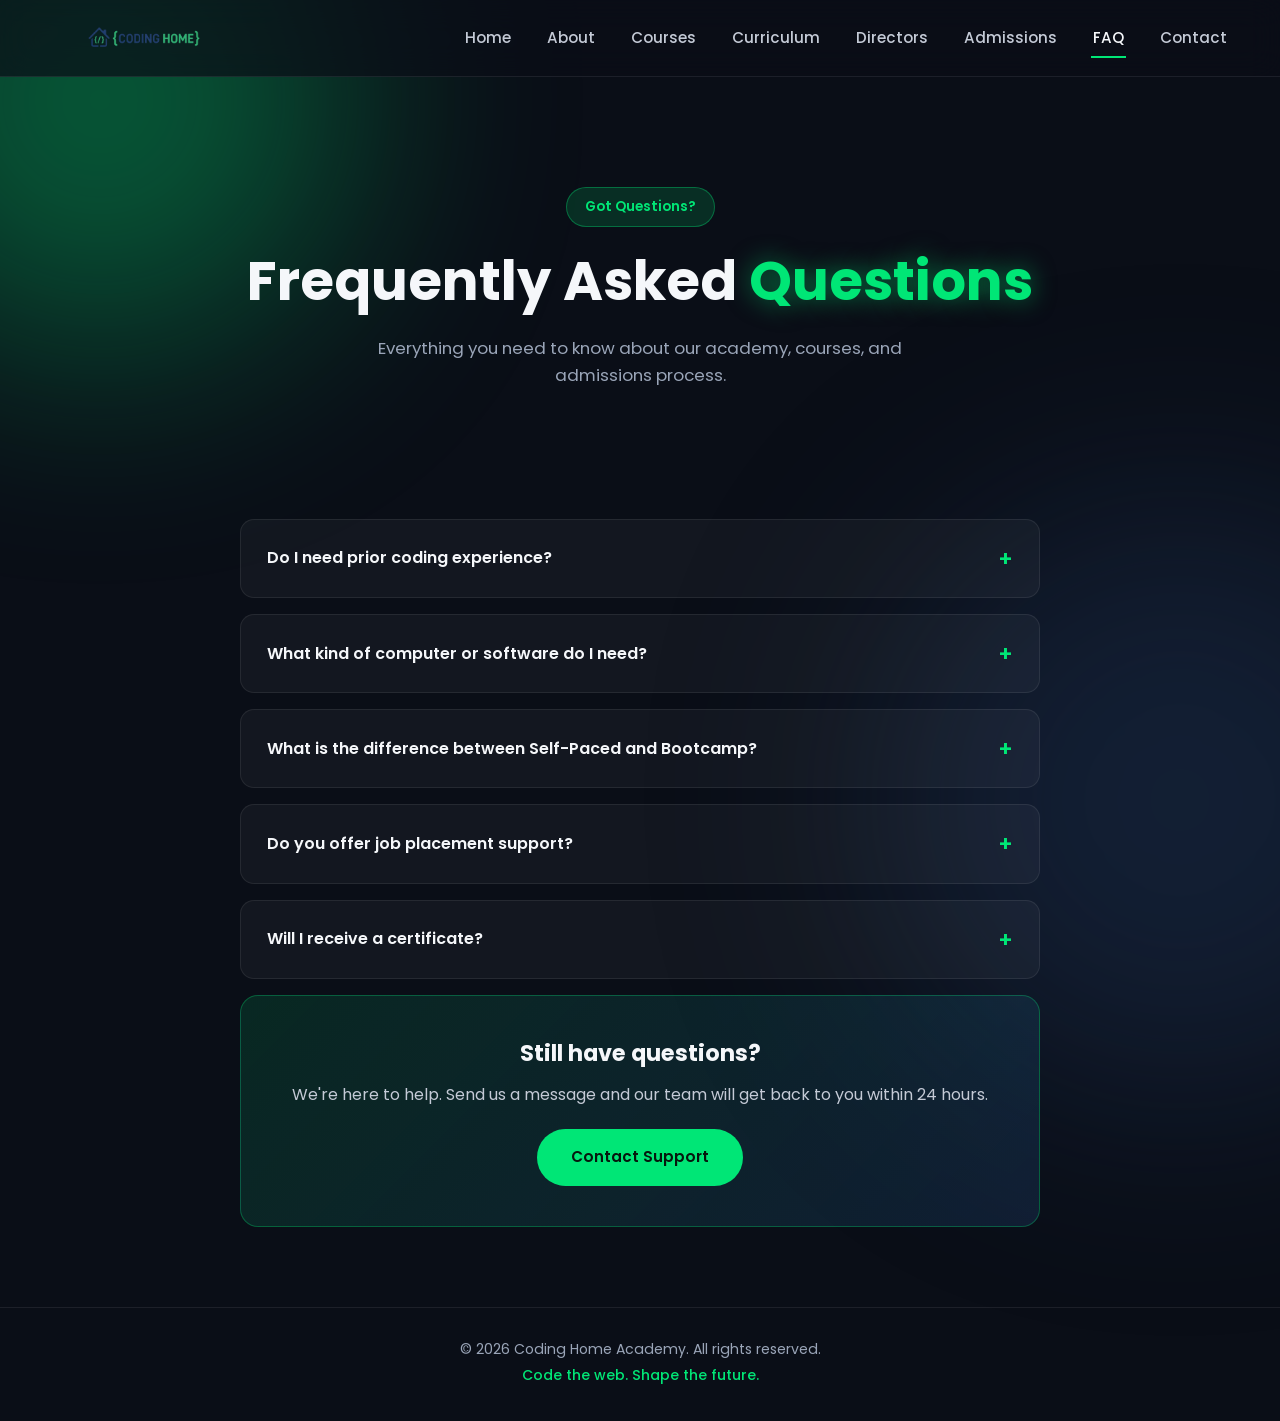
<file: faq.html>
<!DOCTYPE html>
<html lang="en">
<head>
    <meta charset="UTF-8">
    <meta name="viewport" content="width=device-width, initial-scale=1.0">
    <title>FAQ | Coding Home Academy</title>
    <link href="https://fonts.googleapis.com/css2?family=Poppins:wght@300;400;600;700;900&display=swap" rel="stylesheet">
    <link rel="stylesheet" href="style.css">
</head>
<body>

    <div class="bg-orb orb-1"></div>
    <div class="bg-orb orb-2"></div>

    <header id="navbar">
        <div class="container header-container">
            <div class="logo">
                <a href="index.html">
                    <img src="Logo.jpg" alt="{CODING HOME} Logo" class="logo-img">
                </a>
            </div>
            
            <nav class="desktop-nav">
                <ul>
                    <li><a href="index.html">Home</a></li>
                    <li><a href="about.html">About</a></li>
                    <li><a href="courses.html">Courses</a></li>
                    <li><a href="curriculum.html">Curriculum</a></li>
                    <li><a href="directors.html">Directors</a></li>
                    <li><a href="admissions.html">Admissions</a></li>
                    <li><a href="faq.html" class="active">FAQ</a></li>
                    <li><a href="contact.html">Contact</a></li>
                </ul>
            </nav>

            <button class="mobile-menu-btn" id="mobile-menu-btn">☰</button>
        </div>
    </header>

    <div class="mobile-nav" id="mobile-nav">
        <ul>
            <li><a href="index.html">Home</a></li>
            <li><a href="about.html">About</a></li>
            <li><a href="courses.html">Courses</a></li>
            <li><a href="curriculum.html">Curriculum</a></li>
            <li><a href="directors.html">Directors</a></li>
            <li><a href="admissions.html">Admissions</a></li>
            <li><a href="faq.html" class="active">FAQ</a></li>
            <li><a href="contact.html">Contact</a></li>
        </ul>
    </div>

    <main>
        <section class="hero">
            <div class="container">
                <div class="animate-element slide-up delay-1">
                    <div class="badge">Got Questions?</div>
                </div>
                <h1 class="animate-element slide-up delay-3">
                    Frequently Asked <span class="highlight-green">Questions</span>
                </h1>
                <p class="animate-element slide-up delay-5">
                    Everything you need to know about our academy, courses, and admissions process.
                </p>
            </div>
        </section>

        <section class="faq-list container">
            <div class="faq-container">
                
                <div class="faq-item scroll-reveal">
                    <div class="faq-question">
                        Do I need prior coding experience?
                        <span class="faq-icon">+</span>
                    </div>
                    <div class="faq-answer">
                        <p>Not at all! Our foundational courses, like Web Fundamentals, are specifically designed for complete beginners who have never written a line of code. We start from the absolute basics and guide you up to advanced concepts.</p>
                    </div>
                </div>

                <div class="faq-item scroll-reveal item-delay-1">
                    <div class="faq-question">
                        What kind of computer or software do I need?
                        <span class="faq-icon">+</span>
                    </div>
                    <div class="faq-answer">
                        <p>Any basic laptop (Windows, Mac, or Linux) released in the last 5 to 7 years will work perfectly. You don't need a massive gaming PC to write code. All the software we use (like VS Code, Node.js, and Git) is completely free to download.</p>
                    </div>
                </div>

                <div class="faq-item scroll-reveal item-delay-2">
                    <div class="faq-question">
                        What is the difference between Self-Paced and Bootcamp?
                        <span class="faq-icon">+</span>
                    </div>
                    <div class="faq-answer">
                        <p>The <strong>Self-Paced</strong> tier gives you access to all our video curriculum and automated grading, allowing you to learn on your own schedule. The <strong>Intensive Bootcamp</strong> includes live instructor-led Zoom classes, 1-on-1 mentorship with our Directors, code reviews, and career placement support.</p>
                    </div>
                </div>

                <div class="faq-item scroll-reveal item-delay-3">
                    <div class="faq-question">
                        Do you offer job placement support?
                        <span class="faq-icon">+</span>
                    </div>
                    <div class="faq-answer">
                        <p>Yes. Students enrolled in our Intensive Bootcamp receive full career support. This includes resume and LinkedIn reviews, portfolio building, mock technical interviews, and direct referrals to our hiring partners.</p>
                    </div>
                </div>

                <div class="faq-item scroll-reveal item-delay-4">
                    <div class="faq-question">
                        Will I receive a certificate?
                        <span class="faq-icon">+</span>
                    </div>
                    <div class="faq-answer">
                        <p>Yes! Upon successful completion of your final capstone project, you will receive a verifiable digital certificate from {CODING HOME} that you can add to your LinkedIn profile and resume.</p>
                    </div>
                </div>

                <div class="cta-card tilt-card scroll-reveal item-delay-5">
                    <div class="cta-card-inner">
                        <h3>Still have questions?</h3>
                        <p class="cta-subtitle">We're here to help. Send us a message and our team will get back to you within 24 hours.</p>
                        <a href="contact.html" class="btn-primary">Contact Support</a>
                    </div>
                </div>

            </div>
        </section>

    </main>

    <footer>
        <div class="container footer-content">
            <p>&copy; 2026 Coding Home Academy. All rights reserved.</p>
            <p>Code the web. Shape the future.</p>
        </div>
    </footer>

    <script src="script.js"></script>
</body>
</html>
</file>
<file: style.css>
/* =========================================================
   CODING HOME ACADEMY — MAIN STYLESHEET
   ========================================================= */

:root {
  --bg-dark: #0a0e17;
  --bg-darker: #060912;
  --navy: #1b365d;
  --navy-light: #25406b;
  --green: #00e676;
  --green-dim: rgba(0, 230, 118, 0.15);
  --white: #f5f7fa;
  --gray: #9aa5b8;
  --gray-light: #c4cad6;
  --card-bg: rgba(255, 255, 255, 0.04);
  --card-border: rgba(255, 255, 255, 0.08);
  --radius: 18px;
  --shadow: 0 20px 50px rgba(0, 0, 0, 0.45);
  --transition: 0.35s cubic-bezier(0.25, 0.8, 0.25, 1);
}

* {
  margin: 0;
  padding: 0;
  box-sizing: border-box;
}

html {
  scroll-behavior: smooth;
}

body {
  font-family: "Poppins", sans-serif;
  background: var(--bg-dark);
  color: var(--white);
  overflow-x: hidden;
  position: relative;
  line-height: 1.6;
}

a {
  text-decoration: none;
  color: inherit;
}

ul {
  list-style: none;
}

img {
  max-width: 100%;
  display: block;
}

.container {
  width: 92%;
  max-width: 1200px;
  margin: 0 auto;
}

/* =========================================================
   BACKGROUND ORBS
   ========================================================= */

.bg-orb {
  position: fixed;
  border-radius: 50%;
  filter: blur(120px);
  opacity: 0.35;
  z-index: 0;
  pointer-events: none;
}

.orb-1 {
  width: 500px;
  height: 500px;
  background: var(--green);
  top: -150px;
  left: -150px;
  animation: floatOrb 14s ease-in-out infinite;
}

.orb-2 {
  width: 600px;
  height: 600px;
  background: var(--navy-light);
  bottom: -200px;
  right: -200px;
  animation: floatOrb 18s ease-in-out infinite reverse;
}

@keyframes floatOrb {
  0%, 100% { transform: translate(0, 0) scale(1); }
  50% { transform: translate(60px, 40px) scale(1.1); }
}

/* =========================================================
   HEADER / NAV
   ========================================================= */

#navbar {
  position: sticky;
  top: 0;
  z-index: 100;
  background: rgba(10, 14, 23, 0.7);
  backdrop-filter: blur(16px);
  border-bottom: 1px solid var(--card-border);
}

.header-container {
  display: flex;
  align-items: center;
  justify-content: space-between;
  padding: 16px 0;
}

.logo-img {
  height: 44px;
  width: auto;
  border-radius: 10px;
  transition: transform 0.4s cubic-bezier(0.25, 0.8, 0.25, 1), filter 0.4s ease;
}

.logo:hover .logo-img,
.logo-img:hover {
  transform: scale(1.08) rotate(-3deg);
  filter: drop-shadow(0 0 14px rgba(0, 230, 118, 0.55));
}

.desktop-nav ul {
  display: flex;
  gap: 32px;
}

.desktop-nav a {
  font-size: 0.95rem;
  font-weight: 500;
  color: var(--gray-light);
  position: relative;
  padding: 6px 2px;
  transition: color var(--transition);
}

.desktop-nav a::after {
  content: "";
  position: absolute;
  left: 0;
  bottom: -4px;
  width: 0%;
  height: 2px;
  background: var(--green);
  transition: width var(--transition);
}

.desktop-nav a:hover,
.desktop-nav a.active {
  color: var(--white);
}

.desktop-nav a:hover::after,
.desktop-nav a.active::after {
  width: 100%;
}

.mobile-menu-btn {
  display: none;
  background: none;
  border: none;
  color: var(--white);
  font-size: 1.6rem;
  cursor: pointer;
}

.mobile-nav {
  display: none;
  flex-direction: column;
  background: var(--bg-darker);
  border-bottom: 1px solid var(--card-border);
  padding: 10px 0;
}

.mobile-nav.open {
  display: flex;
}

.mobile-nav ul {
  display: flex;
  flex-direction: column;
}

.mobile-nav a {
  display: block;
  padding: 14px 24px;
  color: var(--gray-light);
  border-bottom: 1px solid rgba(255, 255, 255, 0.04);
}

.mobile-nav a:hover,
.mobile-nav a.active {
  color: var(--green);
  background: var(--green-dim);
}

@media (max-width: 860px) {
  .desktop-nav { display: none; }
  .mobile-menu-btn { display: block; }
}

/* =========================================================
   HERO
   ========================================================= */

.hero {
  position: relative;
  z-index: 1;
  padding: 110px 0 80px;
  text-align: center;
}

.hero-content {
  max-width: 760px;
  margin: 0 auto;
}

.badge {
  display: inline-block;
  background: var(--green-dim);
  border: 1px solid rgba(0, 230, 118, 0.35);
  color: var(--green);
  padding: 8px 18px;
  border-radius: 50px;
  font-size: 0.85rem;
  font-weight: 600;
  margin-bottom: 20px;
}

.hero h1 {
  font-size: clamp(2.2rem, 5vw, 3.4rem);
  font-weight: 700;
  line-height: 1.25;
  margin-bottom: 20px;
}

.highlight-green {
  color: var(--green);
  text-shadow: 0 0 25px rgba(0, 230, 118, 0.5);
}

.hero p {
  color: var(--gray);
  font-size: 1.05rem;
  max-width: 600px;
  margin: 0 auto 30px;
}

/* =========================================================
   BUTTONS
   ========================================================= */

.btn-primary,
.btn-secondary {
  display: inline-block;
  padding: 14px 32px;
  border-radius: 50px;
  font-weight: 600;
  font-size: 0.95rem;
  transition: all var(--transition);
  border: 2px solid transparent;
  cursor: pointer;
}

.btn-primary {
  background: var(--green);
  color: #06170e;
}

.btn-primary:hover {
  transform: translateY(-3px);
  box-shadow: 0 12px 30px rgba(0, 230, 118, 0.35);
}

.glow-effect {
  box-shadow: 0 0 25px rgba(0, 230, 118, 0.45);
}

.btn-secondary {
  background: transparent;
  border-color: var(--card-border);
  color: var(--white);
}

.btn-secondary:hover {
  border-color: var(--green);
  color: var(--green);
  transform: translateY(-3px);
}

.btn-block {
  display: block;
  width: 100%;
  text-align: center;
  margin-bottom: 12px;
}

/* =========================================================
   CARDS / GRID (generic)
   ========================================================= */

.features {
  position: relative;
  z-index: 1;
  padding: 60px 0;
}

.section-title {
  text-align: center;
  font-size: clamp(1.6rem, 3vw, 2.2rem);
  font-weight: 700;
  margin-bottom: 40px;
}

.grid {
  display: grid;
  grid-template-columns: repeat(auto-fit, minmax(320px, 380px));
  justify-content: center;
  gap: 24px;
}

@media (max-width: 900px) {
  .grid { grid-template-columns: 1fr; }
}

.card {
  background: var(--card-bg);
  border: 1px solid var(--card-border);
  border-radius: var(--radius);
  transition: transform var(--transition), box-shadow var(--transition), border-color var(--transition);
}

.tilt-card:hover {
  transform: translateY(-8px);
  border-color: rgba(0, 230, 118, 0.3);
  box-shadow: var(--shadow);
}

.card-inner {
  padding: 36px 28px;
  text-align: center;
}

.card-icon {
  font-size: 2rem;
  font-weight: 700;
  color: var(--green);
  margin-bottom: 18px;
}

.floating-icon {
  animation: floatIcon 4s ease-in-out infinite;
}

@keyframes floatIcon {
  0%, 100% { transform: translateY(0); }
  50% { transform: translateY(-8px); }
}

.icon-delay-1 { animation-delay: 0.5s; }
.icon-delay-2 { animation-delay: 1s; }
.icon-delay-3 { animation-delay: 1.5s; }

.card h3 {
  font-size: 1.25rem;
  margin-bottom: 12px;
}

.card p {
  color: var(--gray);
  font-size: 0.95rem;
}

.card-delay-1 { animation-delay: 0.1s; }
.card-delay-2 { animation-delay: 0.2s; }
.card-delay-3 { animation-delay: 0.3s; }
.card-delay-4 { animation-delay: 0.4s; }

/* =========================================================
   ANIMATIONS (entrance + scroll reveal)
   ========================================================= */

.animate-element {
  opacity: 0;
  animation: fadeUp 0.8s ease forwards;
}

.slide-up { animation-name: fadeUp; }

@keyframes fadeUp {
  from { opacity: 0; transform: translateY(24px); }
  to { opacity: 1; transform: translateY(0); }
}

.delay-1 { animation-delay: 0.1s; }
.delay-2 { animation-delay: 0.25s; }
.delay-3 { animation-delay: 0.4s; }
.delay-4 { animation-delay: 0.55s; }
.delay-5 { animation-delay: 0.7s; }

.scroll-reveal {
  opacity: 0;
  transform: translateY(30px);
  transition: opacity 0.7s ease, transform 0.7s ease;
}

.scroll-reveal.visible {
  opacity: 1;
  transform: translateY(0);
}

/* =========================================================
   ABOUT PAGE
   ========================================================= */

.mission-section .card-inner {
  text-align: center;
  padding: 50px 40px;
}

.mission-title {
  margin-bottom: 18px;
}

.mission-desc {
  color: var(--gray-light);
  font-size: 1.05rem;
  max-width: 750px;
  margin: 0 auto;
}

.fw-bold { font-weight: 700; }

.stats-grid {
  grid-template-columns: repeat(4, 1fr);
}

@media (max-width: 900px) {
  .stats-grid { grid-template-columns: repeat(2, 1fr); }
}

.stat-card-inner { padding: 30px 20px; }

.stat-number {
  font-size: 2.2rem;
  font-weight: 700;
  color: var(--green);
  margin-bottom: 6px;
}

.glow-text {
  text-shadow: 0 0 20px rgba(0, 230, 118, 0.45);
}

.stat-label {
  color: var(--gray);
  font-size: 0.9rem;
}

.values-grid {
  display: grid;
  grid-template-columns: repeat(3, 1fr);
  gap: 24px;
}

@media (max-width: 900px) {
  .values-grid { grid-template-columns: 1fr; }
}

.value-card {
  background: var(--card-bg);
  border: 1px solid var(--card-border);
  border-radius: var(--radius);
  padding: 30px;
  transition: border-color var(--transition), transform var(--transition);
}

.value-card:hover {
  border-color: rgba(0, 230, 118, 0.3);
  transform: translateY(-5px);
}

.value-card h3 {
  color: var(--green);
  margin-bottom: 10px;
  font-size: 1.15rem;
}

.value-card p {
  color: var(--gray);
  font-size: 0.95rem;
}

/* =========================================================
   COURSES PAGE
   ========================================================= */

.course-grid {
  grid-template-columns: repeat(2, 1fr);
}

@media (max-width: 900px) {
  .course-grid { grid-template-columns: 1fr; }
}

.course-card-inner {
  text-align: left;
  padding: 30px;
}

.course-meta {
  display: flex;
  justify-content: space-between;
  align-items: center;
  margin-bottom: 18px;
  font-size: 0.8rem;
}

.course-badge {
  padding: 5px 14px;
  border-radius: 50px;
  font-weight: 600;
  font-size: 0.75rem;
}

.course-badge.beginner { background: rgba(0,230,118,0.15); color: var(--green); }
.course-badge.intermediate { background: rgba(255,193,7,0.15); color: #ffc107; }
.course-badge.advanced { background: rgba(255,87,87,0.15); color: #ff5757; }
.course-badge.bootcamp { background: rgba(0,170,255,0.15); color: #29b6f6; }

.course-duration { color: var(--gray); }

.tech-stack {
  display: flex;
  gap: 8px;
  flex-wrap: wrap;
  margin: 18px 0 22px;
}

.tech-stack span {
  background: rgba(255,255,255,0.06);
  border: 1px solid var(--card-border);
  padding: 5px 12px;
  border-radius: 50px;
  font-size: 0.78rem;
  color: var(--gray-light);
}

.course-featured {
  grid-column: 1 / -1;
}

.featured-layout {
  display: grid;
  grid-template-columns: 2fr 1fr;
  gap: 30px;
  align-items: center;
  padding: 40px;
  background: linear-gradient(135deg, rgba(0,230,118,0.08), transparent);
}

@media (max-width: 760px) {
  .featured-layout { grid-template-columns: 1fr; }
}

.meta-start, .tech-stack-start {
  justify-content: flex-start;
}

.featured-title {
  font-size: 1.6rem;
  margin: 14px 0 12px;
}

.featured-desc {
  color: var(--gray-light);
}

.featured-actions {
  display: flex;
  flex-direction: column;
  gap: 12px;
}

/* =========================================================
   CURRICULUM PAGE (Timeline)
   ========================================================= */

.timeline-section {
  position: relative;
  z-index: 1;
  padding: 60px 0 100px;
}

.timeline {
  position: relative;
  padding-left: 40px;
  border-left: 2px solid var(--card-border);
}

.timeline-item {
  position: relative;
  margin-bottom: 50px;
}

.timeline-dot {
  position: absolute;
  left: -49px;
  top: 6px;
  width: 16px;
  height: 16px;
  border-radius: 50%;
  background: var(--bg-dark);
  border: 3px solid var(--green);
}

.glow-dot {
  box-shadow: 0 0 18px rgba(0, 230, 118, 0.7);
}

.timeline-card-inner {
  text-align: left;
  padding: 30px;
}

.timeline-meta {
  justify-content: flex-start;
  gap: 16px;
}

.timeline-title {
  margin: 14px 0 10px;
  font-size: 1.3rem;
}

.curriculum-list {
  margin-top: 16px;
  padding-left: 20px;
  list-style: disc;
  color: var(--gray-light);
}

.curriculum-list li {
  margin-bottom: 8px;
  font-size: 0.92rem;
}

.glow-card {
  border-color: rgba(0, 230, 118, 0.4);
  box-shadow: 0 0 35px rgba(0, 230, 118, 0.15);
}

.timeline-btn {
  margin-top: 20px;
}

/* =========================================================
   DIRECTORS PAGE
   ========================================================= */

.instructor-avatar {
  width: 120px;
  height: 120px;
  margin: 0 auto 20px;
  border-radius: 50%;
  overflow: hidden;
  border: 3px solid var(--green);
  animation: floatIcon 5s ease-in-out infinite;
}

.avatar-delay-1 { animation-delay: 0.7s; }

.director-img {
  width: 100%;
  height: 100%;
  object-fit: cover;
}

.instructor-name {
  font-size: 1.3rem;
  margin-bottom: 6px;
}

.instructor-role {
  color: var(--green);
  font-size: 0.9rem;
  font-weight: 600;
  margin-bottom: 16px;
}

.instructor-bio {
  color: var(--gray);
  font-size: 0.92rem;
  margin-bottom: 18px;
}

.social-links {
  margin-top: 18px;
  font-size: 0.9rem;
  color: var(--gray-light);
}

.social-links a {
  color: var(--green);
}

.social-links a:hover {
  text-decoration: underline;
}

/* =========================================================
   ADMISSIONS / PRICING PAGE
   ========================================================= */

.price-title {
  font-size: 1.4rem;
  margin-bottom: 6px;
}

.pricing-desc {
  color: var(--gray);
  font-size: 0.92rem;
  margin-bottom: 24px;
}

.price-tag {
  font-size: 2.4rem;
  font-weight: 700;
  color: var(--green);
  margin-bottom: 24px;
}

.price-tag span {
  font-size: 1rem;
  color: var(--gray);
  font-weight: 400;
}

.feature-list {
  text-align: left;
  margin-bottom: 30px;
}

.feature-list li {
  padding: 10px 0;
  border-bottom: 1px solid var(--card-border);
  color: var(--gray-light);
  font-size: 0.92rem;
  padding-left: 26px;
  position: relative;
}

.feature-list li::before {
  content: "✓";
  position: absolute;
  left: 0;
  color: var(--green);
  font-weight: 700;
}

.feature-list li.disabled {
  color: #5a6376;
  text-decoration: line-through;
}

.feature-list li.disabled::before {
  content: "✕";
  color: #5a6376;
}

.card-pro {
  border-color: rgba(0, 230, 118, 0.4);
  position: relative;
  transform: scale(1.02);
}

.popular-tag {
  position: absolute;
  top: -14px;
  left: 50%;
  transform: translateX(-50%);
  background: var(--green);
  color: #06170e;
  padding: 6px 18px;
  border-radius: 50px;
  font-size: 0.78rem;
  font-weight: 700;
}

.process-section {
  position: relative;
  z-index: 1;
  padding: 60px 0;
}

.process-title { margin-bottom: 50px; }

.process-grid {
  display: grid;
  grid-template-columns: repeat(3, 1fr);
  gap: 30px;
  text-align: center;
}

@media (max-width: 900px) {
  .process-grid { grid-template-columns: 1fr; }
}

.step-number {
  width: 50px;
  height: 50px;
  margin: 0 auto 18px;
  border-radius: 50%;
  background: var(--green-dim);
  border: 1px solid rgba(0,230,118,0.4);
  color: var(--green);
  display: flex;
  align-items: center;
  justify-content: center;
  font-weight: 700;
  font-size: 1.2rem;
}

.step-title {
  margin-bottom: 10px;
  font-size: 1.1rem;
}

.step-desc {
  color: var(--gray);
  font-size: 0.92rem;
}

/* =========================================================
   FAQ PAGE
   ========================================================= */

.faq-list {
  position: relative;
  z-index: 1;
  padding: 20px 0 80px;
}

.faq-container {
  max-width: 800px;
  margin: 0 auto;
  display: flex;
  flex-direction: column;
  gap: 16px;
}

.faq-item {
  background: var(--card-bg);
  border: 1px solid var(--card-border);
  border-radius: 14px;
  overflow: hidden;
}

.faq-question {
  padding: 22px 26px;
  display: flex;
  align-items: center;
  justify-content: space-between;
  cursor: pointer;
  font-weight: 600;
  transition: color var(--transition);
}

.faq-question:hover {
  color: var(--green);
}

.faq-icon {
  color: var(--green);
  font-size: 1.3rem;
  transition: transform var(--transition);
}

.faq-item.active .faq-icon {
  transform: rotate(45deg);
}

.faq-answer {
  max-height: 0;
  overflow: hidden;
  transition: max-height var(--transition);
  padding: 0 26px;
}

.faq-item.active .faq-answer {
  max-height: 300px;
  padding-bottom: 22px;
}

.faq-answer p {
  color: var(--gray-light);
  font-size: 0.95rem;
}

.cta-card {
  background: linear-gradient(135deg, rgba(0,230,118,0.12), rgba(27,54,93,0.4));
  border: 1px solid rgba(0,230,118,0.3);
  border-radius: var(--radius);
  text-align: center;
}

.cta-card-inner {
  padding: 40px;
}

.cta-card h3 {
  font-size: 1.4rem;
  margin-bottom: 10px;
}

.cta-subtitle {
  color: var(--gray-light);
  margin-bottom: 22px;
}

/* =========================================================
   CONTACT PAGE
   ========================================================= */

.contact-section {
  position: relative;
  z-index: 1;
  display: grid;
  grid-template-columns: 1fr 1fr;
  gap: 50px;
  padding: 30px 0 90px;
}

@media (max-width: 900px) {
  .contact-section { grid-template-columns: 1fr; }
}

.contact-heading {
  font-size: 1.6rem;
  margin-bottom: 14px;
}

.contact-desc {
  color: var(--gray);
  margin-bottom: 30px;
}

.info-grid {
  display: grid;
  grid-template-columns: repeat(2, 1fr);
  gap: 18px;
}

@media (max-width: 560px) {
  .info-grid { grid-template-columns: 1fr; }
}

.info-card {
  background: var(--card-bg);
  border: 1px solid var(--card-border);
  border-radius: 14px;
  padding: 22px;
  display: flex;
  gap: 14px;
  align-items: flex-start;
  transition: border-color var(--transition), transform var(--transition);
  height: 100%;
}

.info-card:hover {
  border-color: rgba(0,230,118,0.3);
  transform: translateY(-4px);
}

.info-icon {
  font-size: 1.5rem;
}

.info-details h3 {
  font-size: 1rem;
  margin-bottom: 4px;
}

.info-details a,
.info-details p {
  color: var(--gray-light);
  font-size: 0.9rem;
}

.info-details a:hover {
  color: var(--green);
}

.contact-form-container {
  background: var(--card-bg);
  border: 1px solid var(--card-border);
  border-radius: var(--radius);
  padding: 36px;
}

.form-group {
  margin-bottom: 20px;
}

.form-group label {
  display: block;
  margin-bottom: 8px;
  font-size: 0.9rem;
  color: var(--gray-light);
}

.form-control {
  width: 100%;
  padding: 13px 16px;
  background: rgba(255,255,255,0.04);
  border: 1px solid var(--card-border);
  border-radius: 10px;
  color: var(--white);
  font-family: inherit;
  font-size: 0.95rem;
  transition: border-color var(--transition);
}

.form-control:focus {
  outline: none;
  border-color: var(--green);
}

textarea.form-control {
  min-height: 120px;
  resize: vertical;
}

.custom-select {
  appearance: none;
  cursor: pointer;
}

/* =========================================================
   FOOTER
   ========================================================= */

footer {
  position: relative;
  z-index: 1;
  border-top: 1px solid var(--card-border);
  padding: 30px 0;
  text-align: center;
}

.footer-content p {
  color: var(--gray);
  font-size: 0.88rem;
  margin-bottom: 4px;
}

.footer-content p:last-child {
  color: var(--green);
  font-weight: 500;
}
</file>
